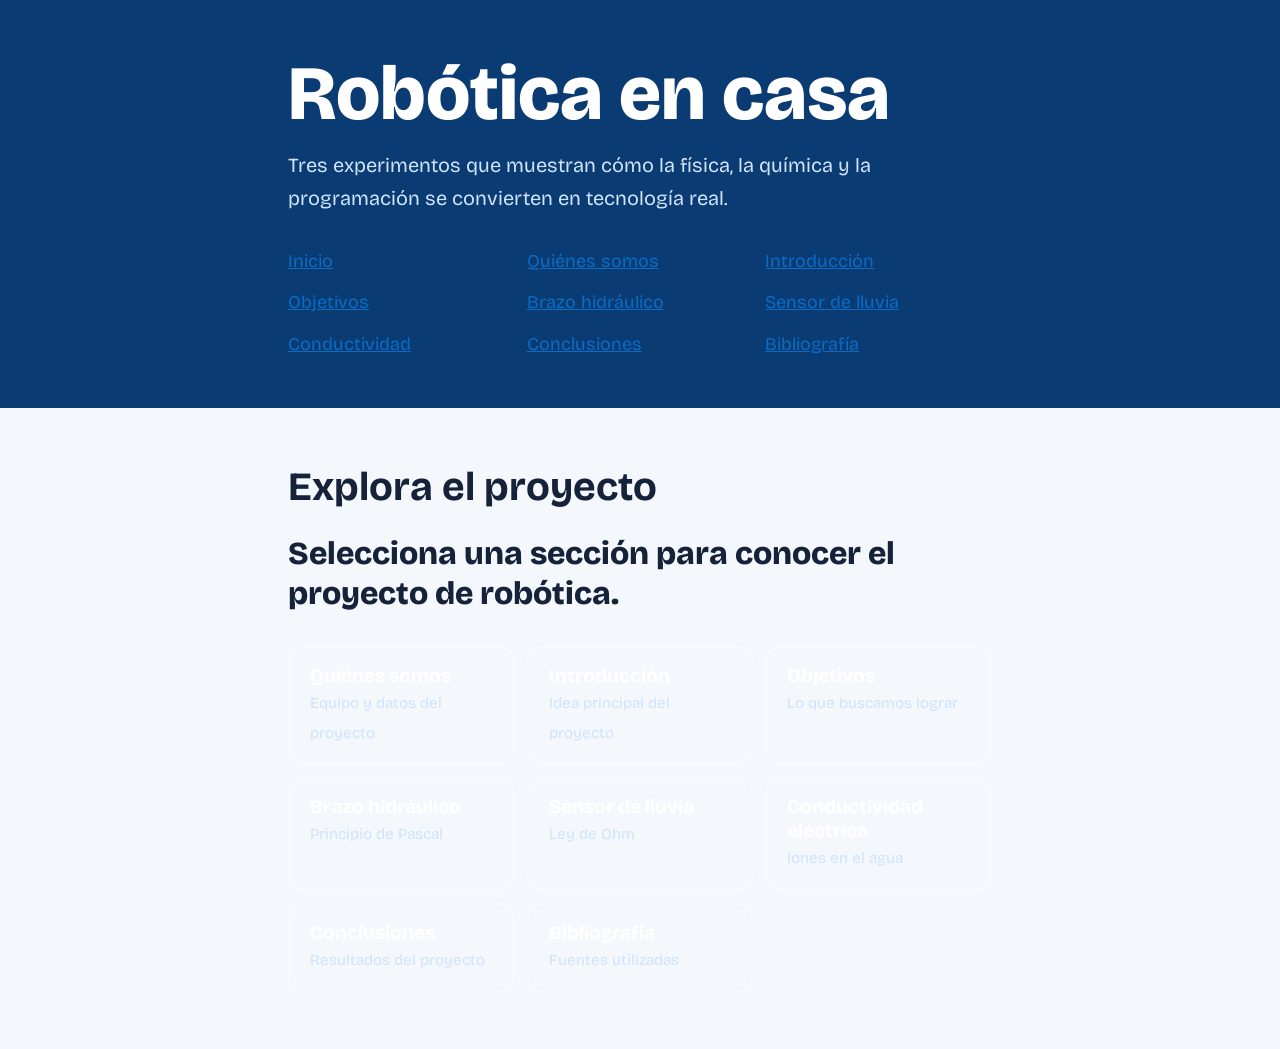
<file: index.html>
<!DOCTYPE html>
<html lang="es">
<head>
  <meta charset="UTF-8">
  <meta name="viewport" content="width=device-width, initial-scale=1, viewport-fit=cover">
  <title>Inicio | Robótica en casa</title>
  <link rel="stylesheet" href="https://fonts.googleapis.com/css2?family=Bricolage+Grotesque:wght@400;600;800&display=swap">
  <link rel="stylesheet" href="style.css">
</head>
<body>
  <header class="hero">
    <div class="contenedor">
      <h1>Robótica en casa</h1>
      <p>Tres experimentos que muestran cómo la física, la química y la programación se convierten en tecnología real.</p>
      <nav class="experimentos" aria-label="Navegación principal">
          <a class="activo" href="index.html">Inicio</a>
          <a href="equipo.html">Quiénes somos</a>
          <a href="introduccion.html">Introducción</a>
          <a href="objetivos.html">Objetivos</a>
          <a href="brazo-hidraulico.html">Brazo hidráulico</a>
          <a href="sensor-lluvia.html">Sensor de lluvia</a>
          <a href="conductividad.html">Conductividad</a>
          <a href="conclusiones.html">Conclusiones</a>
          <a href="bibliografia.html">Bibliografía</a>
      </nav>
    </div>
  </header>

  <main>
    <section>
      <div class="contenedor">
        <h2>Explora el proyecto</h2>
        <p class="frase">Selecciona una sección para conocer el proyecto de robótica.</p>
        <div class="experimentos">
          <a class="ir" href="equipo.html"><div><strong>Quiénes somos</strong><span>Equipo y datos del proyecto</span></div></a>
          <a class="ir" href="introduccion.html"><div><strong>Introducción</strong><span>Idea principal del proyecto</span></div></a>
          <a class="ir" href="objetivos.html"><div><strong>Objetivos</strong><span>Lo que buscamos lograr</span></div></a>
          <a class="ir" href="brazo-hidraulico.html"><div><strong>Brazo hidráulico</strong><span>Principio de Pascal</span></div></a>
          <a class="ir" href="sensor-lluvia.html"><div><strong>Sensor de lluvia</strong><span>Ley de Ohm</span></div></a>
          <a class="ir" href="conductividad.html"><div><strong>Conductividad eléctrica</strong><span>Iones en el agua</span></div></a>
          <a class="ir" href="conclusiones.html"><div><strong>Conclusiones</strong><span>Resultados del proyecto</span></div></a>
          <a class="ir" href="bibliografia.html"><div><strong>Bibliografía</strong><span>Fuentes utilizadas</span></div></a>
        </div>
      </div>
    </section>
  </main>

  <script src="script.js"></script>
</body>
</html>
</file>
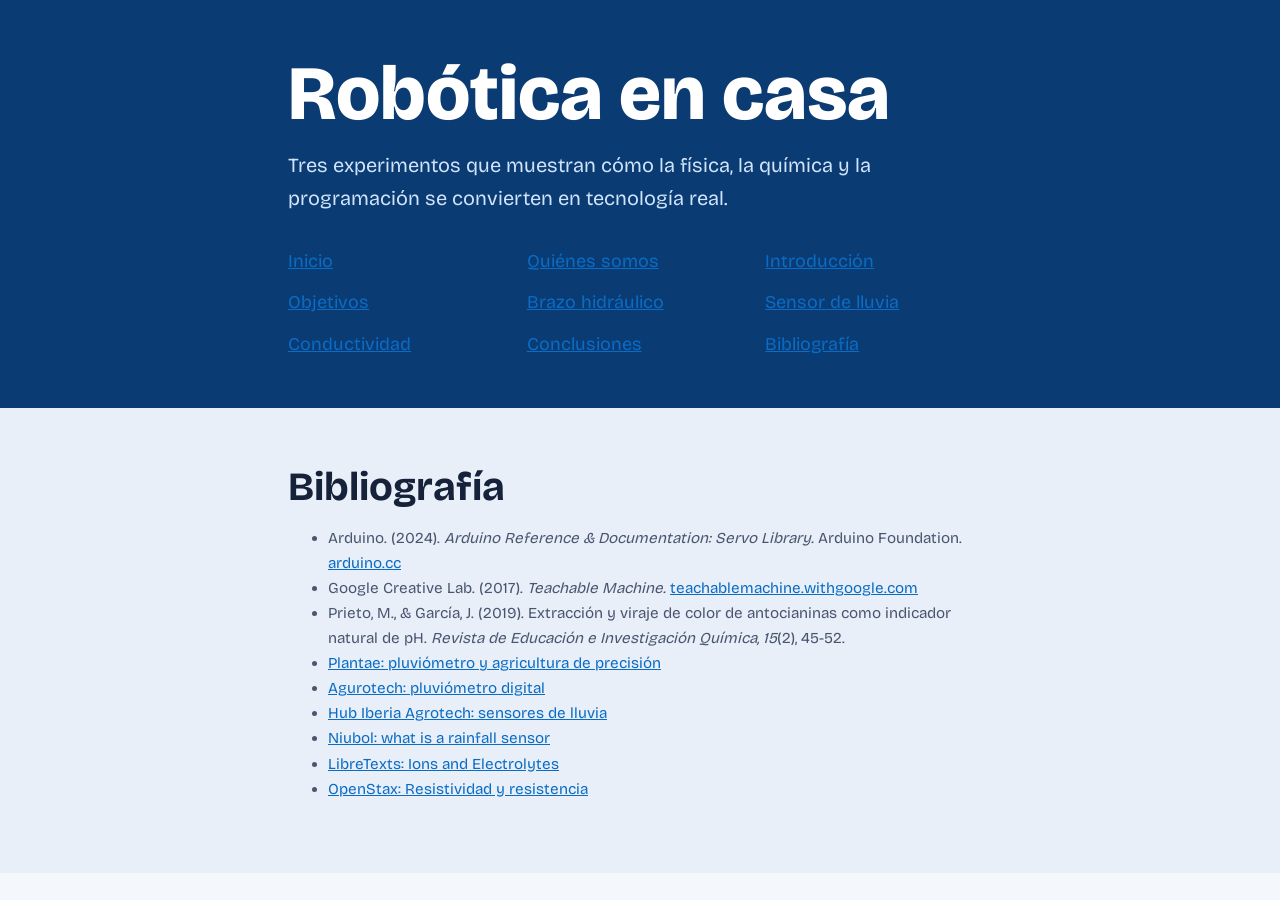
<file: bibliografia.html>
<!DOCTYPE html>
<html lang="es">
<head>
  <meta charset="UTF-8">
  <meta name="viewport" content="width=device-width, initial-scale=1, viewport-fit=cover">
  <title>Bibliografía | Robótica en casa</title>
  <link rel="stylesheet" href="https://fonts.googleapis.com/css2?family=Bricolage+Grotesque:wght@400;600;800&display=swap">
  <link rel="stylesheet" href="style.css">
</head>
<body>
  <header class="hero">
    <div class="contenedor">
      <h1>Robótica en casa</h1>
      <p>Tres experimentos que muestran cómo la física, la química y la programación se convierten en tecnología real.</p>
      <nav class="experimentos" aria-label="Navegación principal">
          <a href="index.html">Inicio</a>
          <a href="equipo.html">Quiénes somos</a>
          <a href="introduccion.html">Introducción</a>
          <a href="objetivos.html">Objetivos</a>
          <a href="brazo-hidraulico.html">Brazo hidráulico</a>
          <a href="sensor-lluvia.html">Sensor de lluvia</a>
          <a href="conductividad.html">Conductividad</a>
          <a href="conclusiones.html">Conclusiones</a>
          <a class="activo" href="bibliografia.html">Bibliografía</a>
      </nav>
    </div>
  </header>

  <main>
    <section class="banda" id="bibliografia">
      <div class="contenedor">
        <h2>Bibliografía</h2>
        <ul class="biblio">
          <li>Arduino. (2024). <em>Arduino Reference &amp; Documentation: Servo Library.</em> Arduino Foundation. <a href="https://www.arduino.cc/reference/en/libraries/servo/" target="_blank" rel="noopener">arduino.cc</a></li>
          <li>Google Creative Lab. (2017). <em>Teachable Machine.</em> <a href="https://teachablemachine.withgoogle.com/" target="_blank" rel="noopener">teachablemachine.withgoogle.com</a></li>
          <li>Prieto, M., &amp; García, J. (2019). Extracción y viraje de color de antocianinas como indicador natural de pH. <em>Revista de Educación e Investigación Química, 15</em>(2), 45-52.</li>
          <li><a href="https://plantae.garden/pluviometro-agricultura-precision" target="_blank" rel="noopener">Plantae: pluviómetro y agricultura de precisión</a></li>
          <li><a href="https://www.agurotech.com/pluviometro-digital" target="_blank" rel="noopener">Agurotech: pluviómetro digital</a></li>
          <li><a href="https://learningdata.hubiberiaagrotech.eu/sensores-de-lluvia/" target="_blank" rel="noopener">Hub Iberia Agrotech: sensores de lluvia</a></li>
          <li><a href="https://www.niuboltech.com/Product-knowledge/What-is-a-rainfall-sensor.html" target="_blank" rel="noopener">Niubol: what is a rainfall sensor</a></li>
          <li><a href="https://chem.libretexts.org/Bookshelves/General_Chemistry/Chem1_%28Lower%29/08%3A_Solutions/8.10%3A_Ions_and_Electrolytes" target="_blank" rel="noopener">LibreTexts: Ions and Electrolytes</a></li>
          <li><a href="https://openstax.org/books/f%C3%ADsica-universitaria-volumen-2/pages/9-3-resistividad-y-resistencia" target="_blank" rel="noopener">OpenStax: Resistividad y resistencia</a></li>
        </ul>
      </div>
    </section>
  </main>

  <script src="script.js"></script>
</body>
</html>
</file>
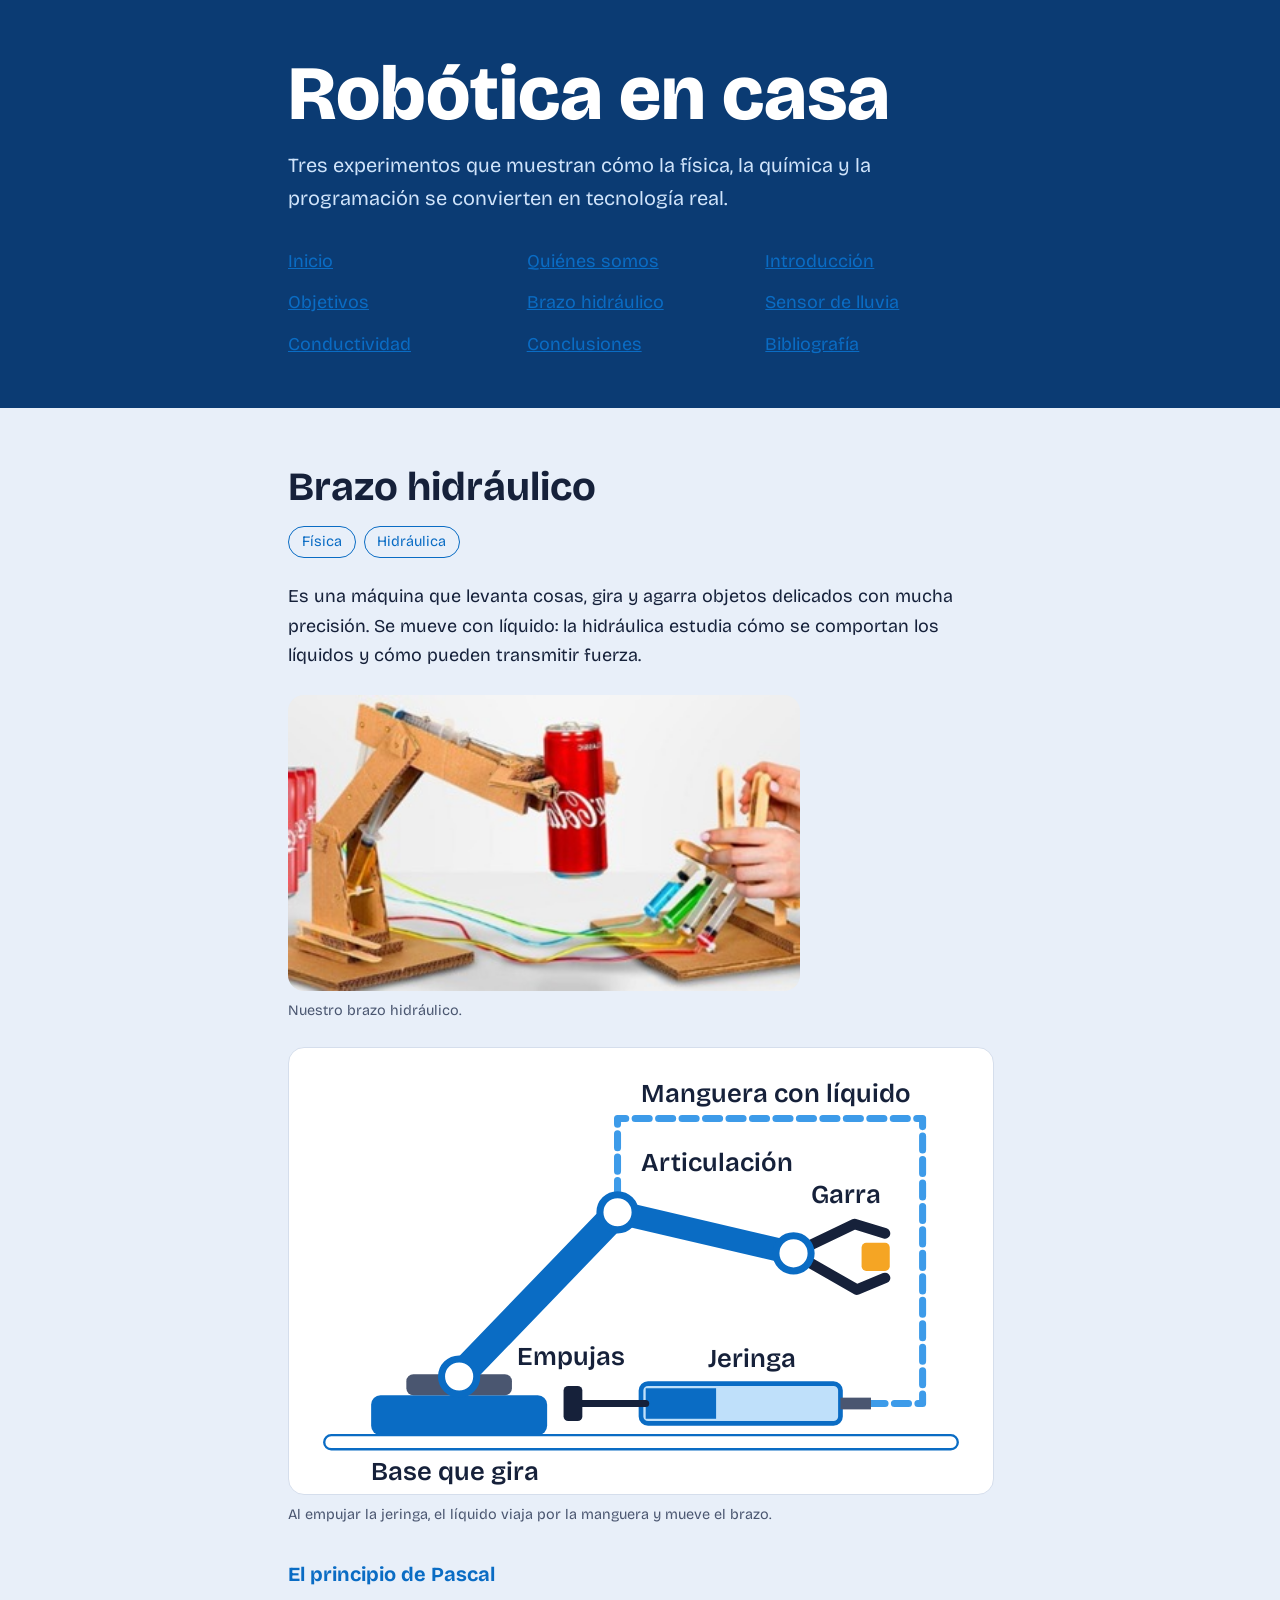
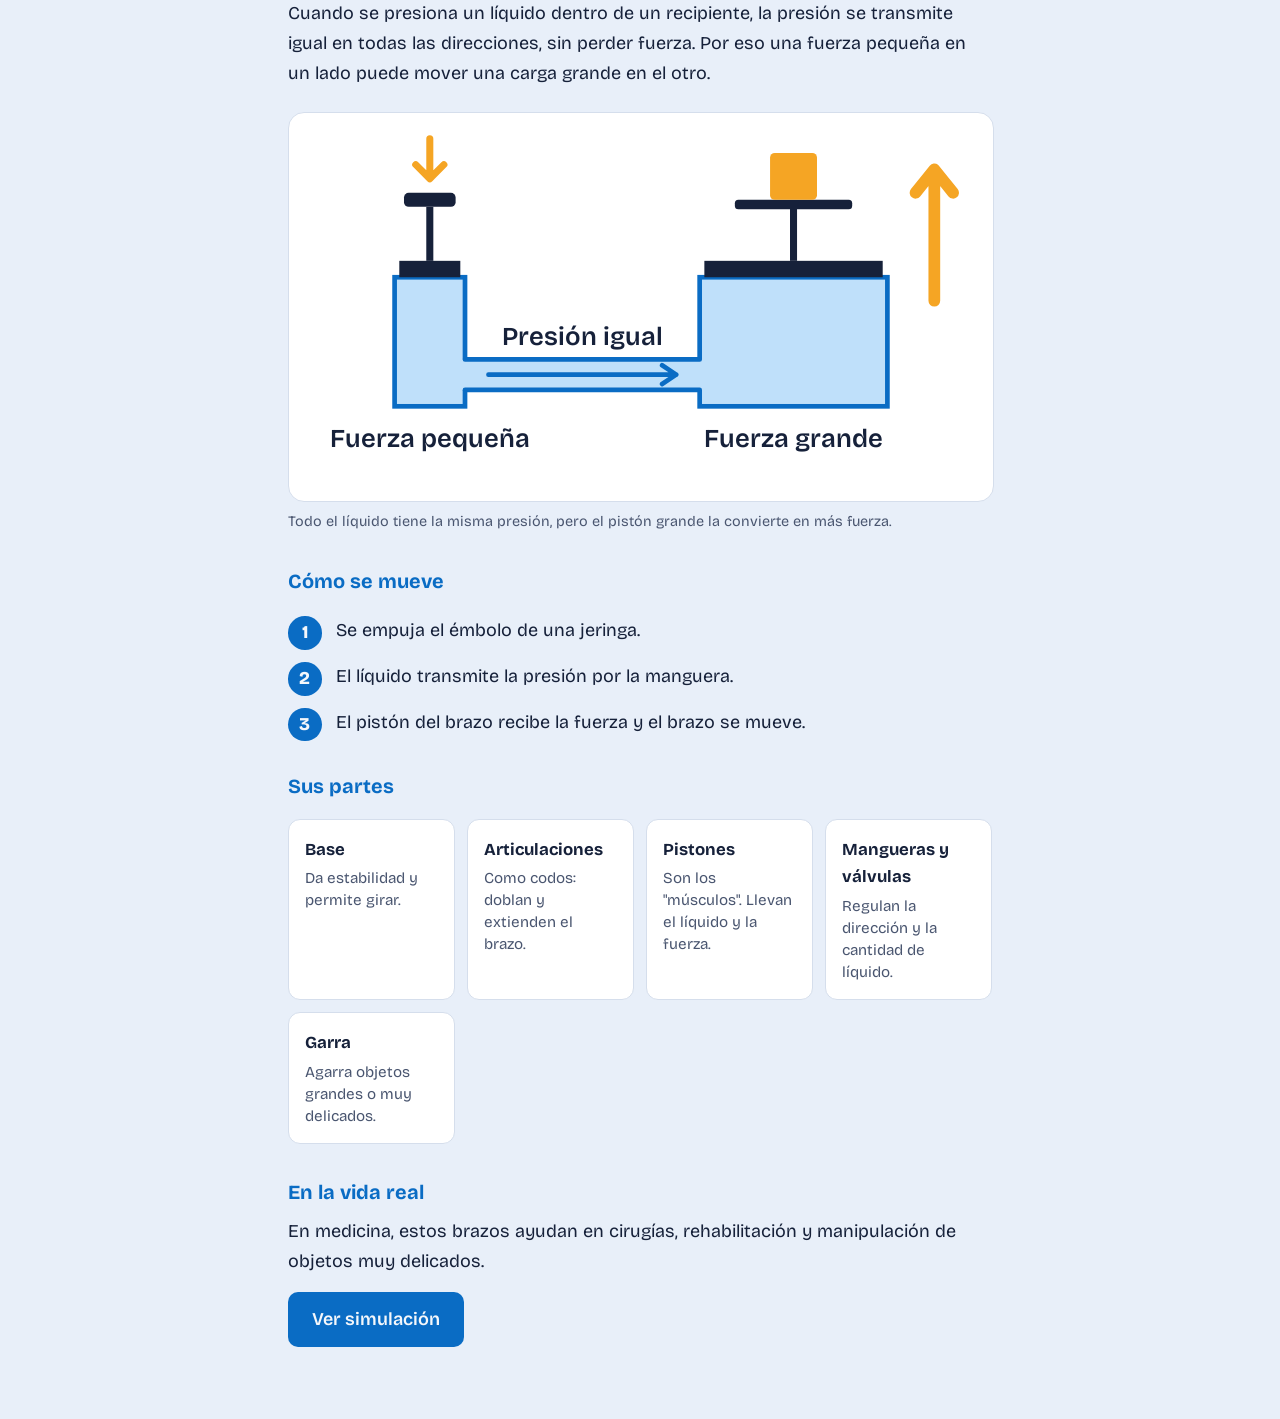
<file: brazo-hidraulico.html>
<!DOCTYPE html>
<html lang="es">
<head>
  <meta charset="UTF-8">
  <meta name="viewport" content="width=device-width, initial-scale=1, viewport-fit=cover">
  <title>Brazo hidráulico | Robótica en casa</title>
  <link rel="stylesheet" href="https://fonts.googleapis.com/css2?family=Bricolage+Grotesque:wght@400;600;800&display=swap">
  <link rel="stylesheet" href="style.css">
</head>
<body>
  <header class="hero">
    <div class="contenedor">
      <h1>Robótica en casa</h1>
      <p>Tres experimentos que muestran cómo la física, la química y la programación se convierten en tecnología real.</p>
      <nav class="experimentos" aria-label="Navegación principal">
          <a href="index.html">Inicio</a>
          <a href="equipo.html">Quiénes somos</a>
          <a href="introduccion.html">Introducción</a>
          <a href="objetivos.html">Objetivos</a>
          <a class="activo" href="brazo-hidraulico.html">Brazo hidráulico</a>
          <a href="sensor-lluvia.html">Sensor de lluvia</a>
          <a href="conductividad.html">Conductividad</a>
          <a href="conclusiones.html">Conclusiones</a>
          <a href="bibliografia.html">Bibliografía</a>
      </nav>
    </div>
  </header>

  <main>
    <section class="banda" id="brazo">
      <div class="contenedor">
        <h2>Brazo hidráulico</h2>
        <ul class="chips"><li>Física</li><li>Hidráulica</li></ul>

        <p>Es una máquina que levanta cosas, gira y agarra objetos delicados con mucha precisión. Se mueve con líquido: la hidráulica estudia cómo se comportan los líquidos y cómo pueden transmitir fuerza.</p>

        <img class="foto" alt="Nuestro brazo hidráulico levantando una lata, con jeringas de colores conectadas por mangueras"
             src="[data-uri]">
        <p class="pie-dibujo">Nuestro brazo hidráulico.</p>

        <!-- Dibujo: el brazo -->
        <svg class="dibujo" viewBox="0 0 600 380" role="img" aria-label="Dibujo de un brazo hidráulico con base, dos articulaciones, garra que sostiene una caja, y una jeringa conectada por una manguera">
          <!-- suelo -->
          <rect class="caja borde" stroke-width="2" x="30" y="330" width="540" height="12" rx="6"/>

          <!-- manguera: va de la jeringa hasta la articulación -->
          <path class="trazo c-fuerte" stroke-width="6" stroke-dasharray="12 8" d="M496 303 H540 V60 H280 V126"/>

          <!-- jeringa -->
          <rect class="agua borde" stroke-width="4" x="300" y="286" width="170" height="34" rx="6"/>
          <rect class="acento" x="304" y="290" width="60" height="26"/>
          <line class="trazo c-tinta" stroke-width="6" x1="304" y1="303" x2="250" y2="303"/>
          <rect class="tinta" x="234" y="288" width="16" height="30" rx="4"/>
          <rect class="suave" x="470" y="298" width="26" height="10"/>

          <!-- base -->
          <rect class="acento" x="70" y="296" width="150" height="34" rx="8"/>
          <rect class="suave" x="100" y="278" width="90" height="18" rx="6"/>

          <!-- brazos -->
          <line class="trazo c-acento" stroke-width="24" x1="145" y1="280" x2="280" y2="140"/>
          <line class="trazo c-acento" stroke-width="20" x1="280" y1="140" x2="430" y2="175"/>

          <!-- objeto y garra -->
          <rect class="luz" x="488" y="166" width="24" height="24" rx="4"/>
          <path class="trazo c-tinta" stroke-width="9" d="M430 175 L482 150 L508 158"/>
          <path class="trazo c-tinta" stroke-width="9" d="M430 175 L484 206 L508 196"/>

          <!-- articulaciones -->
          <circle class="caja borde" stroke-width="6" cx="145" cy="280" r="15"/>
          <circle class="caja borde" stroke-width="6" cx="280" cy="140" r="15"/>
          <circle class="caja borde" stroke-width="6" cx="430" cy="175" r="15"/>

          <!-- etiquetas -->
          <text class="etiqueta" x="300" y="105">Articulación</text>
          <text class="etiqueta" x="445" y="132">Garra</text>
          <text class="etiqueta" x="300" y="46">Manguera con líquido</text>
          <text class="etiqueta" x="240" y="270" text-anchor="middle">Empujas</text>
          <text class="etiqueta" x="395" y="272" text-anchor="middle">Jeringa</text>
          <text class="etiqueta" x="70" y="368">Base que gira</text>
        </svg>
        <p class="pie-dibujo">Al empujar la jeringa, el líquido viaja por la manguera y mueve el brazo.</p>

        <h3>El principio de Pascal</h3>
        <p>Cuando se presiona un líquido dentro de un recipiente, la presión se transmite igual en todas las direcciones, sin perder fuerza. Por eso una fuerza pequeña en un lado puede mover una carga grande en el otro.</p>

        <!-- Dibujo: principio de Pascal -->
        <svg class="dibujo" viewBox="0 0 600 330" role="img" aria-label="Dos cilindros conectados por un tubo lleno de líquido: en el pequeño se empuja con poca fuerza y en el grande sale una fuerza mayor que levanta una carga">
          <!-- cilindro pequeño -->
          <rect class="agua borde" stroke-width="4" x="90" y="140" width="60" height="110"/>
          <rect class="tinta" x="94" y="126" width="52" height="14"/>
          <rect class="tinta" x="117" y="80" width="6" height="46"/>
          <rect class="tinta" x="98" y="68" width="44" height="12" rx="4"/>
          <path class="trazo c-luz" stroke-width="6" d="M120 22 V54 M108 44 L120 56 L132 44"/>

          <!-- cilindro grande -->
          <rect class="agua borde" stroke-width="4" x="350" y="140" width="160" height="110"/>
          <rect class="tinta" x="354" y="126" width="152" height="14"/>
          <rect class="tinta" x="427" y="80" width="6" height="46"/>
          <rect class="tinta" x="380" y="74" width="100" height="8" rx="3"/>
          <rect class="luz" x="410" y="34" width="40" height="40" rx="4"/>
          <path class="trazo c-luz" stroke-width="10" d="M550 160 V50 M534 68 L550 48 L566 68"/>

          <!-- tubo que los une -->
          <rect class="agua" x="146" y="210" width="208" height="26"/>
          <path class="trazo c-acento" stroke-width="4" d="M150 210 H350 M150 236 H350"/>
          <path class="trazo c-acento" stroke-width="4" d="M170 223 H330 M318 215 L330 223 L318 231"/>

          <!-- etiquetas -->
          <text class="etiqueta" x="250" y="198" text-anchor="middle">Presión igual</text>
          <text class="etiqueta" x="120" y="285" text-anchor="middle">Fuerza pequeña</text>
          <text class="etiqueta" x="430" y="285" text-anchor="middle">Fuerza grande</text>
        </svg>
        <p class="pie-dibujo">Todo el líquido tiene la misma presión, pero el pistón grande la convierte en más fuerza.</p>

        <h3>Cómo se mueve</h3>
        <ol class="pasos">
          <li>Se empuja el émbolo de una jeringa.</li>
          <li>El líquido transmite la presión por la manguera.</li>
          <li>El pistón del brazo recibe la fuerza y el brazo se mueve.</li>
        </ol>

        <h3>Sus partes</h3>
        <div class="tarjetas">
          <div class="tarjeta"><h4>Base</h4><p>Da estabilidad y permite girar.</p></div>
          <div class="tarjeta"><h4>Articulaciones</h4><p>Como codos: doblan y extienden el brazo.</p></div>
          <div class="tarjeta"><h4>Pistones</h4><p>Son los "músculos". Llevan el líquido y la fuerza.</p></div>
          <div class="tarjeta"><h4>Mangueras y válvulas</h4><p>Regulan la dirección y la cantidad de líquido.</p></div>
          <div class="tarjeta"><h4>Garra</h4><p>Agarra objetos grandes o muy delicados.</p></div>
        </div>

        <h3>En la vida real</h3>
        <p>En medicina, estos brazos ayudan en cirugías, rehabilitación y manipulación de objetos muy delicados.</p>

        <p><a class="boton" href="https://vt.tiktok.com/ZSVTGD4qT/" target="_blank" rel="noopener">Ver simulación</a></p>
      </div>
    </section>
  </main>

  <script src="script.js"></script>
</body>
</html>
</file>
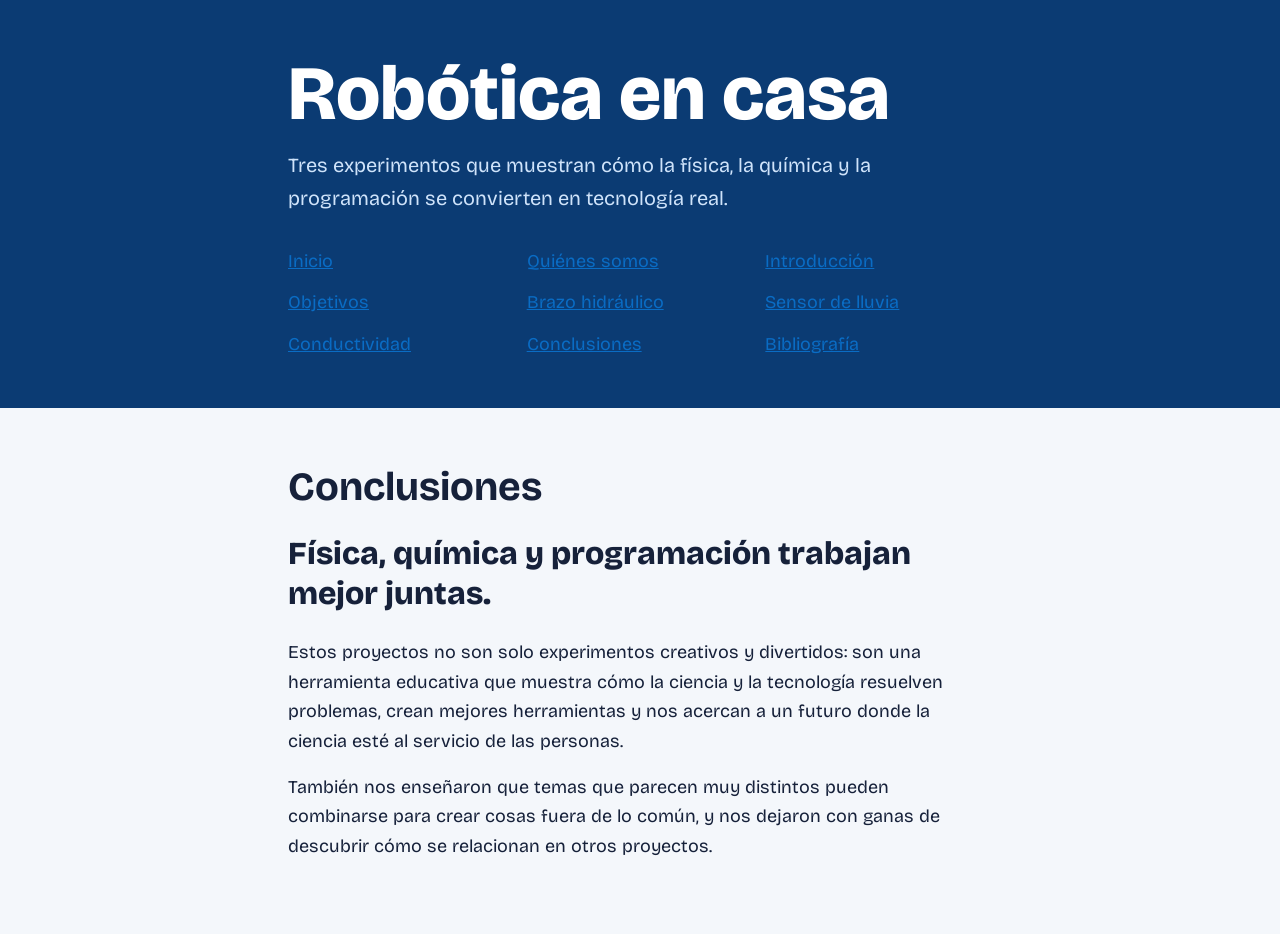
<file: conclusiones.html>
<!DOCTYPE html>
<html lang="es">
<head>
  <meta charset="UTF-8">
  <meta name="viewport" content="width=device-width, initial-scale=1, viewport-fit=cover">
  <title>Conclusiones | Robótica en casa</title>
  <link rel="stylesheet" href="https://fonts.googleapis.com/css2?family=Bricolage+Grotesque:wght@400;600;800&display=swap">
  <link rel="stylesheet" href="style.css">
</head>
<body>
  <header class="hero">
    <div class="contenedor">
      <h1>Robótica en casa</h1>
      <p>Tres experimentos que muestran cómo la física, la química y la programación se convierten en tecnología real.</p>
      <nav class="experimentos" aria-label="Navegación principal">
          <a href="index.html">Inicio</a>
          <a href="equipo.html">Quiénes somos</a>
          <a href="introduccion.html">Introducción</a>
          <a href="objetivos.html">Objetivos</a>
          <a href="brazo-hidraulico.html">Brazo hidráulico</a>
          <a href="sensor-lluvia.html">Sensor de lluvia</a>
          <a href="conductividad.html">Conductividad</a>
          <a class="activo" href="conclusiones.html">Conclusiones</a>
          <a href="bibliografia.html">Bibliografía</a>
      </nav>
    </div>
  </header>

  <main>
    <section id="conclusiones">
      <div class="contenedor">
        <h2>Conclusiones</h2>
        <p class="frase">Física, química y programación trabajan mejor juntas.</p>
        <p>Estos proyectos no son solo experimentos creativos y divertidos: son una herramienta educativa que muestra cómo la ciencia y la tecnología resuelven problemas, crean mejores herramientas y nos acercan a un futuro donde la ciencia esté al servicio de las personas.</p>
        <p>También nos enseñaron que temas que parecen muy distintos pueden combinarse para crear cosas fuera de lo común, y nos dejaron con ganas de descubrir cómo se relacionan en otros proyectos.</p>
      </div>
    </section>
  </main>

  <script src="script.js"></script>
</body>
</html>
</file>
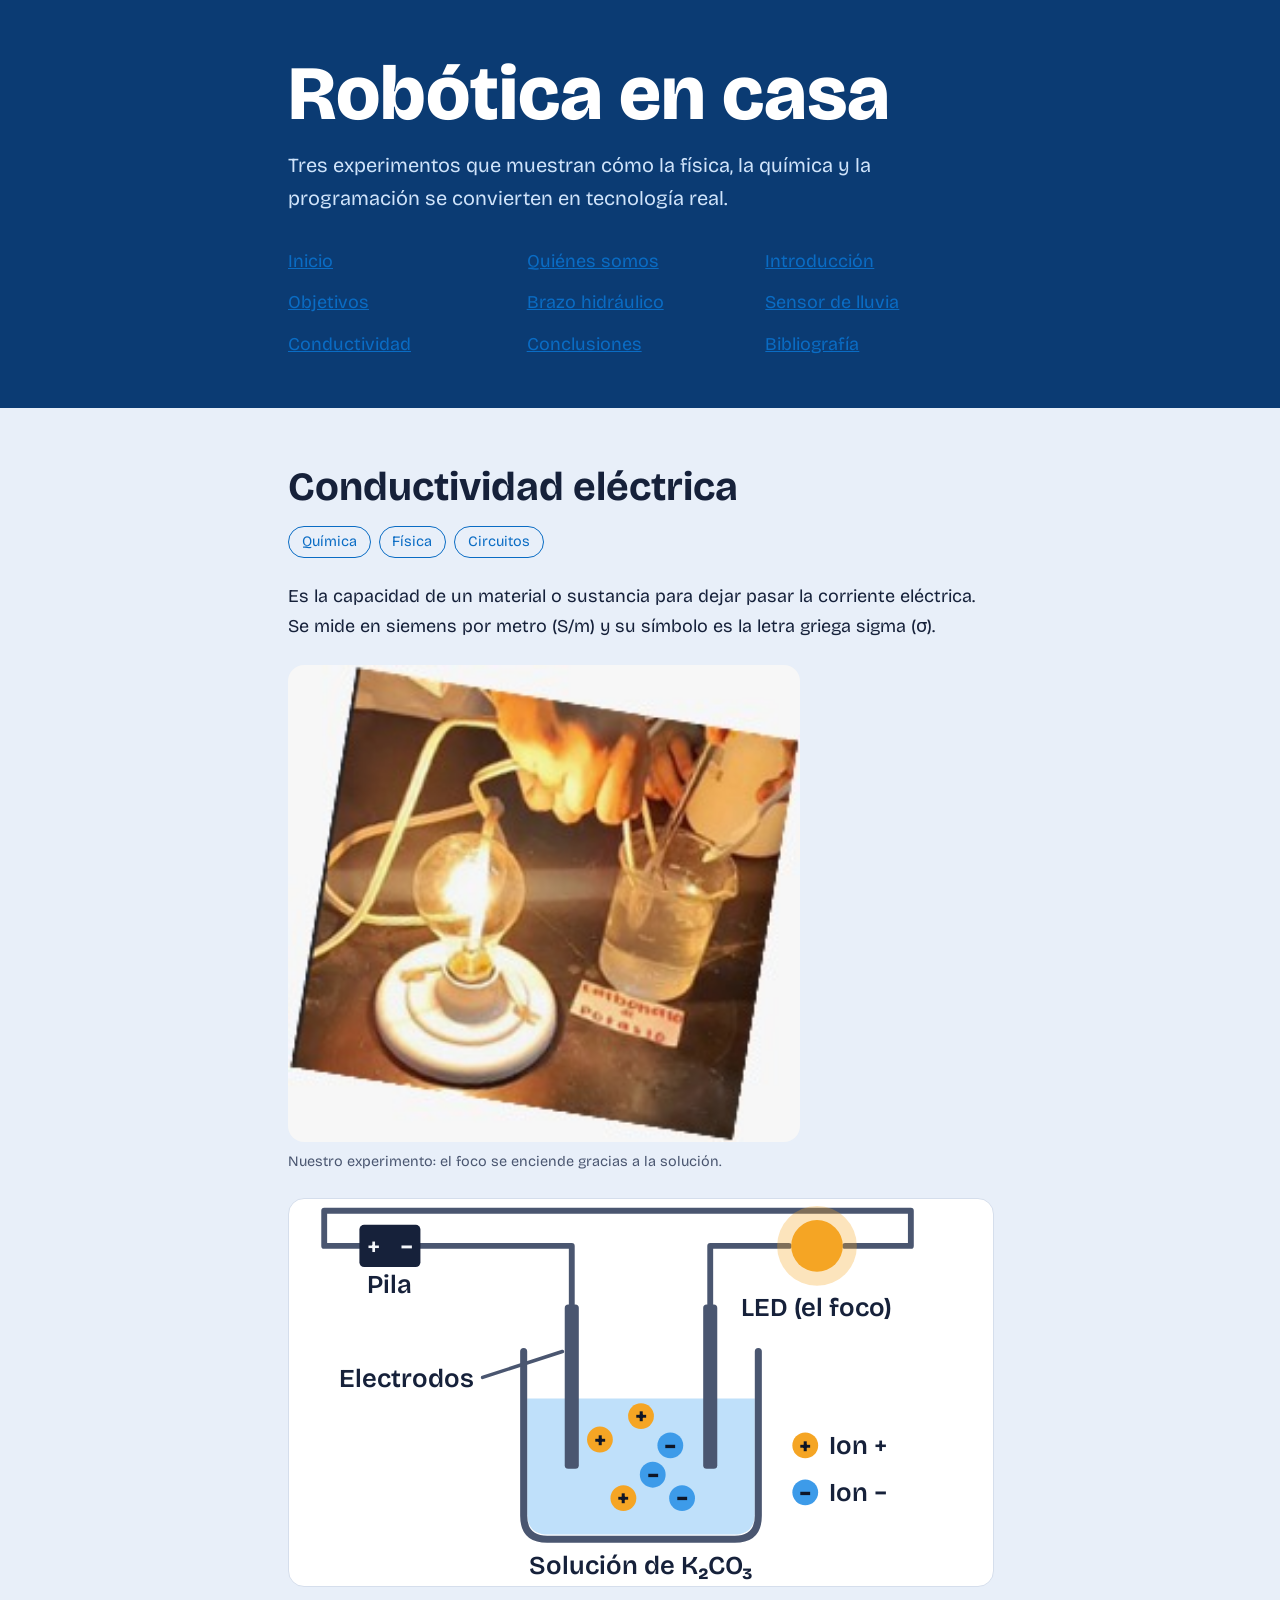
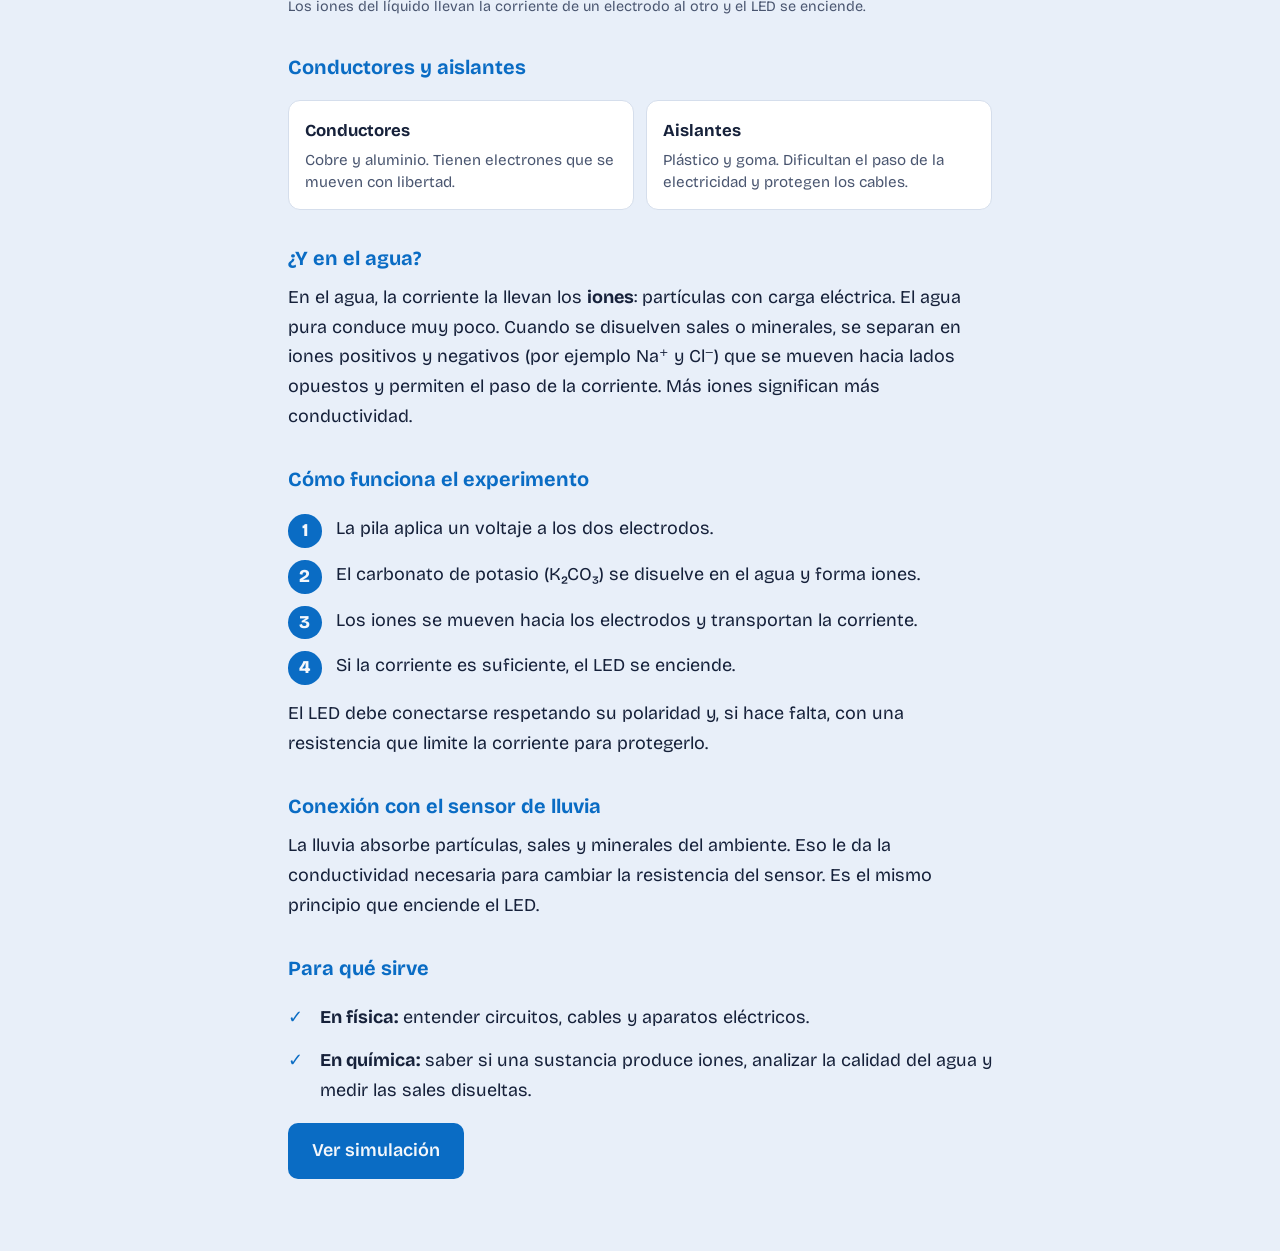
<file: conductividad.html>
<!DOCTYPE html>
<html lang="es">
<head>
  <meta charset="UTF-8">
  <meta name="viewport" content="width=device-width, initial-scale=1, viewport-fit=cover">
  <title>Conductividad eléctrica | Robótica en casa</title>
  <link rel="stylesheet" href="https://fonts.googleapis.com/css2?family=Bricolage+Grotesque:wght@400;600;800&display=swap">
  <link rel="stylesheet" href="style.css">
</head>
<body>
  <header class="hero">
    <div class="contenedor">
      <h1>Robótica en casa</h1>
      <p>Tres experimentos que muestran cómo la física, la química y la programación se convierten en tecnología real.</p>
      <nav class="experimentos" aria-label="Navegación principal">
          <a href="index.html">Inicio</a>
          <a href="equipo.html">Quiénes somos</a>
          <a href="introduccion.html">Introducción</a>
          <a href="objetivos.html">Objetivos</a>
          <a href="brazo-hidraulico.html">Brazo hidráulico</a>
          <a href="sensor-lluvia.html">Sensor de lluvia</a>
          <a class="activo" href="conductividad.html">Conductividad</a>
          <a href="conclusiones.html">Conclusiones</a>
          <a href="bibliografia.html">Bibliografía</a>
      </nav>
    </div>
  </header>

  <main>
    <section class="banda" id="conductividad">
      <div class="contenedor">
        <h2>Conductividad eléctrica</h2>
        <ul class="chips"><li>Química</li><li>Física</li><li>Circuitos</li></ul>

        <p>Es la capacidad de un material o sustancia para dejar pasar la corriente eléctrica. Se mide en siemens por metro (S/m) y su símbolo es la letra griega sigma (σ).</p>

        <img class="foto" alt="Un foco que se enciende al conectarlo a un vaso con solución de carbonato de potasio"
             src="[data-uri]">
        <p class="pie-dibujo">Nuestro experimento: el foco se enciende gracias a la solución.</p>

        <!-- Dibujo: vaso con solución, electrodos, pila y LED -->
        <svg class="dibujo" viewBox="0 0 600 330" role="img" aria-label="Un vaso con solución y dos electrodos conectados a una pila y a un LED encendido, con iones positivos y negativos moviéndose en el líquido">
          <!-- líquido y vaso -->
          <path class="agua" d="M203 170 L203 268 Q203 286 221 286 L379 286 Q397 286 397 268 L397 170 Z"/>
          <path class="trazo c-suave" stroke-width="6" d="M200 130 L200 270 Q200 290 220 290 L380 290 Q400 290 400 270 L400 130"/>

          <!-- cables (forman un circuito completo) -->
          <path class="trazo c-suave" stroke-width="5" d="M241 90 V40 H112"/>
          <path class="trazo c-suave" stroke-width="5" d="M359 90 V40 H426"/>
          <path class="trazo c-suave" stroke-width="5" d="M474 40 H530 V10 H30 V40 H60"/>

          <!-- electrodos -->
          <rect class="suave" x="235" y="90" width="12" height="140" rx="3"/>
          <rect class="suave" x="353" y="90" width="12" height="140" rx="3"/>

          <!-- pila -->
          <rect class="tinta" x="60" y="22" width="52" height="36" rx="4"/>
          <text class="etiqueta sobre-tinta" x="72" y="48" text-anchor="middle">+</text>
          <text class="etiqueta sobre-tinta" x="100" y="48" text-anchor="middle">−</text>

          <!-- LED encendido -->
          <circle class="luz" style="opacity:0.3" cx="450" cy="40" r="34"/>
          <circle class="luz" cx="450" cy="40" r="22"/>

          <!-- iones -->
          <circle class="luz" cx="265" cy="205" r="11"/><text class="signo" x="265" y="212">+</text>
          <circle class="luz" cx="285" cy="255" r="11"/><text class="signo" x="285" y="262">+</text>
          <circle class="luz" cx="300" cy="185" r="11"/><text class="signo" x="300" y="192">+</text>
          <circle class="fuerte" cx="325" cy="210" r="11"/><text class="signo" x="325" y="217">−</text>
          <circle class="fuerte" cx="335" cy="255" r="11"/><text class="signo" x="335" y="262">−</text>
          <circle class="fuerte" cx="310" cy="235" r="11"/><text class="signo" x="310" y="242">−</text>

          <!-- leyenda -->
          <circle class="luz" cx="440" cy="210" r="11"/><text class="signo" x="440" y="217">+</text>
          <text class="etiqueta" x="460" y="217">Ion +</text>
          <circle class="fuerte" cx="440" cy="250" r="11"/><text class="signo" x="440" y="257">−</text>
          <text class="etiqueta" x="460" y="257">Ion −</text>

          <!-- etiquetas -->
          <text class="etiqueta" x="86" y="80" text-anchor="middle">Pila</text>
          <text class="etiqueta" x="450" y="100" text-anchor="middle">LED (el foco)</text>
          <text class="etiqueta" x="100" y="160" text-anchor="middle">Electrodos</text>
          <path class="trazo c-suave" stroke-width="3" d="M165 152 L233 130"/>
          <text class="etiqueta" x="300" y="320" text-anchor="middle">Solución de K₂CO₃</text>
        </svg>
        <p class="pie-dibujo">Los iones del líquido llevan la corriente de un electrodo al otro y el LED se enciende.</p>

        <h3>Conductores y aislantes</h3>
        <div class="tarjetas">
          <div class="tarjeta"><h4>Conductores</h4><p>Cobre y aluminio. Tienen electrones que se mueven con libertad.</p></div>
          <div class="tarjeta"><h4>Aislantes</h4><p>Plástico y goma. Dificultan el paso de la electricidad y protegen los cables.</p></div>
        </div>

        <h3>¿Y en el agua?</h3>
        <p>En el agua, la corriente la llevan los <strong>iones</strong>: partículas con carga eléctrica. El agua pura conduce muy poco. Cuando se disuelven sales o minerales, se separan en iones positivos y negativos (por ejemplo Na⁺ y Cl⁻) que se mueven hacia lados opuestos y permiten el paso de la corriente. Más iones significan más conductividad.</p>

        <h3>Cómo funciona el experimento</h3>
        <ol class="pasos">
          <li>La pila aplica un voltaje a los dos electrodos.</li>
          <li>El carbonato de potasio (K₂CO₃) se disuelve en el agua y forma iones.</li>
          <li>Los iones se mueven hacia los electrodos y transportan la corriente.</li>
          <li>Si la corriente es suficiente, el LED se enciende.</li>
        </ol>
        <p>El LED debe conectarse respetando su polaridad y, si hace falta, con una resistencia que limite la corriente para protegerlo.</p>

        <h3>Conexión con el sensor de lluvia</h3>
        <p>La lluvia absorbe partículas, sales y minerales del ambiente. Eso le da la conductividad necesaria para cambiar la resistencia del sensor. Es el mismo principio que enciende el LED.</p>

        <h3>Para qué sirve</h3>
        <ul class="checks">
          <li><strong>En física:</strong> entender circuitos, cables y aparatos eléctricos.</li>
          <li><strong>En química:</strong> saber si una sustancia produce iones, analizar la calidad del agua y medir las sales disueltas.</li>
        </ul>

        <p><a class="boton" href="https://youtube.com/shorts/Hh8PDryv3UY?si=14hr037DYw5RecJ9" target="_blank" rel="noopener">Ver simulación</a></p>
      </div>
    </section>
  </main>

  <script src="script.js"></script>
</body>
</html>
</file>
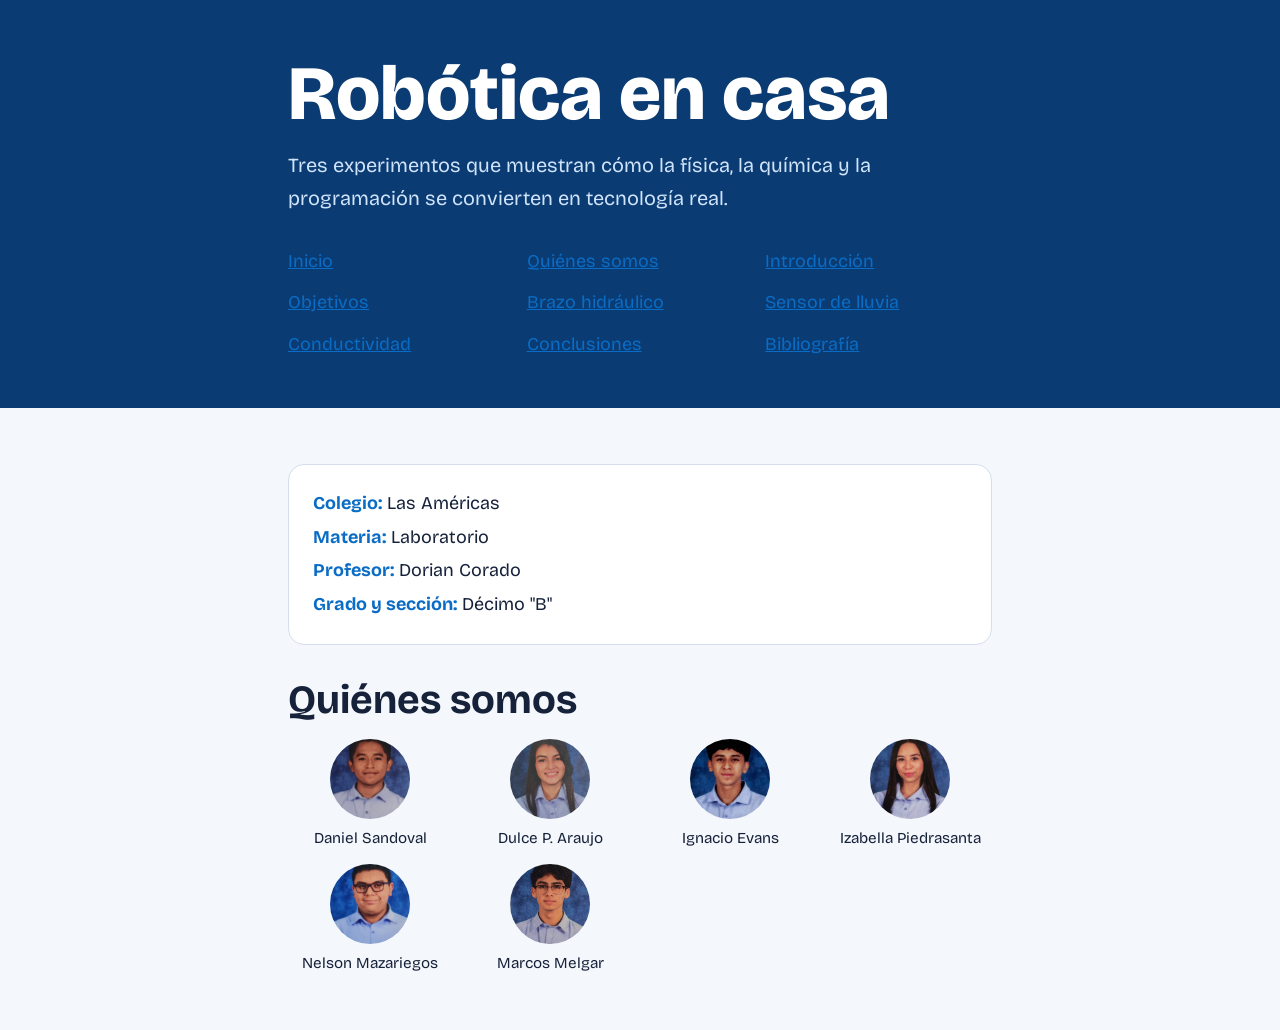
<file: equipo.html>
<!DOCTYPE html>
<html lang="es">
<head>
  <meta charset="UTF-8">
  <meta name="viewport" content="width=device-width, initial-scale=1, viewport-fit=cover">
  <title>Quiénes somos | Robótica en casa</title>
  <link rel="stylesheet" href="https://fonts.googleapis.com/css2?family=Bricolage+Grotesque:wght@400;600;800&display=swap">
  <link rel="stylesheet" href="style.css">
</head>
<body>
  <header class="hero">
    <div class="contenedor">
      <h1>Robótica en casa</h1>
      <p>Tres experimentos que muestran cómo la física, la química y la programación se convierten en tecnología real.</p>
      <nav class="experimentos" aria-label="Navegación principal">
          <a href="index.html">Inicio</a>
          <a class="activo" href="equipo.html">Quiénes somos</a>
          <a href="introduccion.html">Introducción</a>
          <a href="objetivos.html">Objetivos</a>
          <a href="brazo-hidraulico.html">Brazo hidráulico</a>
          <a href="sensor-lluvia.html">Sensor de lluvia</a>
          <a href="conductividad.html">Conductividad</a>
          <a href="conclusiones.html">Conclusiones</a>
          <a href="bibliografia.html">Bibliografía</a>
      </nav>
    </div>
  </header>

  <main>
    <section>
      <div class="contenedor">
        <div class="ficha">
          <p><strong>Colegio:</strong> Las Américas</p>
          <p><strong>Materia:</strong> Laboratorio</p>
          <p><strong>Profesor:</strong> Dorian Corado</p>
          <p><strong>Grado y sección:</strong> Décimo "B"</p>
        </div>

        <h2>Quiénes somos</h2>
        <ul class="equipo">
          <li><img src="INTEGRANTES/Daniel Sandoval.jpeg" alt="Daniel Sandoval" class="avatar-img">Daniel Sandoval</li>
          <li><img src="INTEGRANTES/Dulce P. Araujo.jpeg" alt="Dulce P. Araujo" class="avatar-img">Dulce P. Araujo</li>
          <li><img src="INTEGRANTES/Ignacio Evans.jpeg" alt="Ignacio Evans" class="avatar-img">Ignacio Evans</li>
          <li><img src="INTEGRANTES/Valentina Piedrasanta.jpeg" alt="Izabella Piedrasanta" class="avatar-img">Izabella Piedrasanta</li>
          <li><img src="INTEGRANTES/Gianluca Mazariegos.jpeg" alt="Nelson Mazariegos" class="avatar-img">Nelson Mazariegos</li>
          <li><img src="INTEGRANTES/Marcos Melgar.jpeg" alt="Marcos Melgar" class="avatar-img">Marcos Melgar</li>
        </ul>
      </div>
    </section>
  </main>

  <script src="script.js"></script>
</body>
</html>
</file>
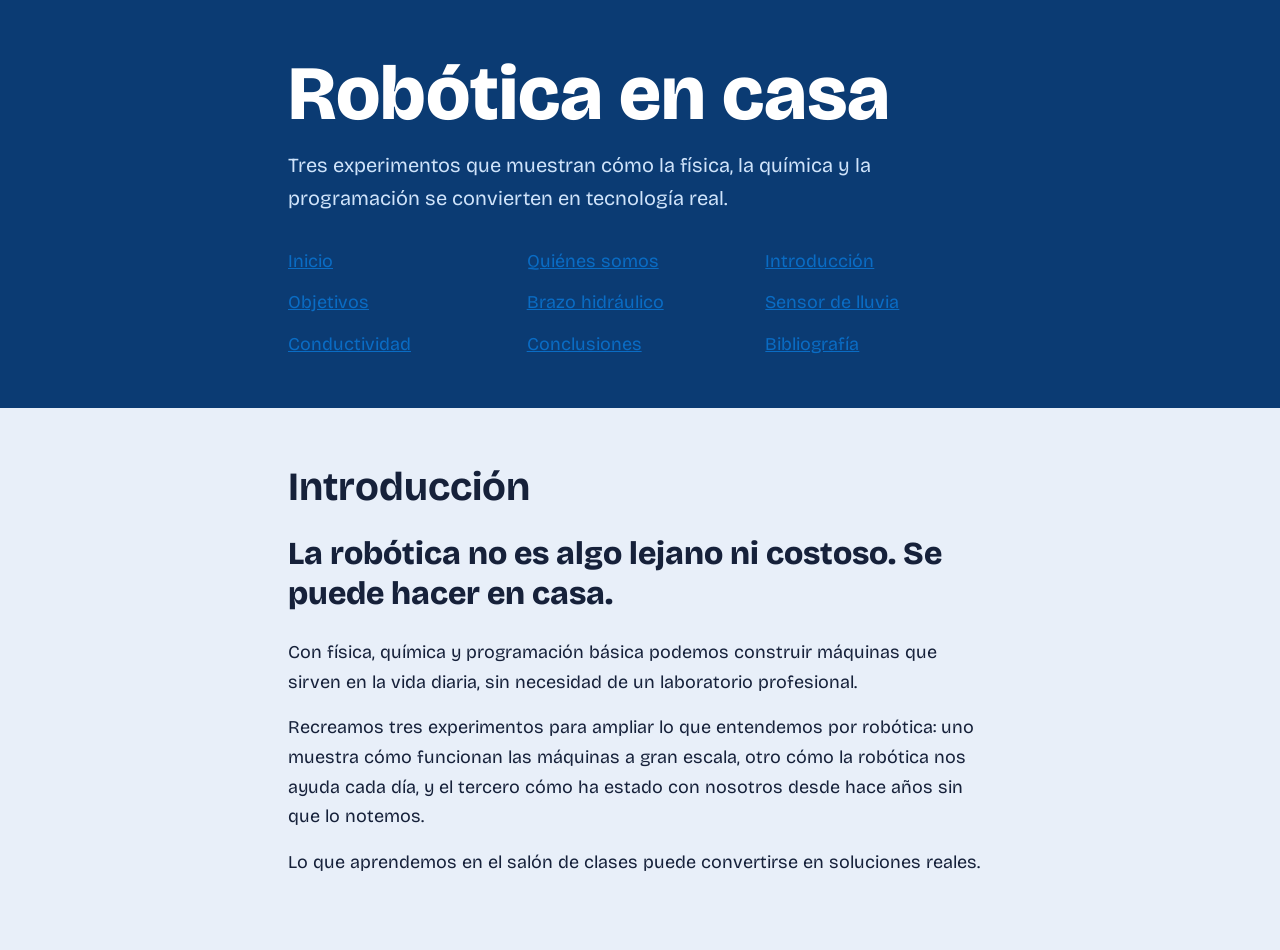
<file: introduccion.html>
<!DOCTYPE html>
<html lang="es">
<head>
  <meta charset="UTF-8">
  <meta name="viewport" content="width=device-width, initial-scale=1, viewport-fit=cover">
  <title>Introducción | Robótica en casa</title>
  <link rel="stylesheet" href="https://fonts.googleapis.com/css2?family=Bricolage+Grotesque:wght@400;600;800&display=swap">
  <link rel="stylesheet" href="style.css">
</head>
<body>
  <header class="hero">
    <div class="contenedor">
      <h1>Robótica en casa</h1>
      <p>Tres experimentos que muestran cómo la física, la química y la programación se convierten en tecnología real.</p>
      <nav class="experimentos" aria-label="Navegación principal">
          <a href="index.html">Inicio</a>
          <a href="equipo.html">Quiénes somos</a>
          <a class="activo" href="introduccion.html">Introducción</a>
          <a href="objetivos.html">Objetivos</a>
          <a href="brazo-hidraulico.html">Brazo hidráulico</a>
          <a href="sensor-lluvia.html">Sensor de lluvia</a>
          <a href="conductividad.html">Conductividad</a>
          <a href="conclusiones.html">Conclusiones</a>
          <a href="bibliografia.html">Bibliografía</a>
      </nav>
    </div>
  </header>

  <main>
    <section class="banda" id="introduccion">
      <div class="contenedor">
        <h2>Introducción</h2>
        <p class="frase">La robótica no es algo lejano ni costoso. Se puede hacer en casa.</p>
        <p>Con física, química y programación básica podemos construir máquinas que sirven en la vida diaria, sin necesidad de un laboratorio profesional.</p>
        <p>Recreamos tres experimentos para ampliar lo que entendemos por robótica: uno muestra cómo funcionan las máquinas a gran escala, otro cómo la robótica nos ayuda cada día, y el tercero cómo ha estado con nosotros desde hace años sin que lo notemos.</p>
        <p>Lo que aprendemos en el salón de clases puede convertirse en soluciones reales.</p>
      </div>
    </section>
  </main>

  <script src="script.js"></script>
</body>
</html>
</file>
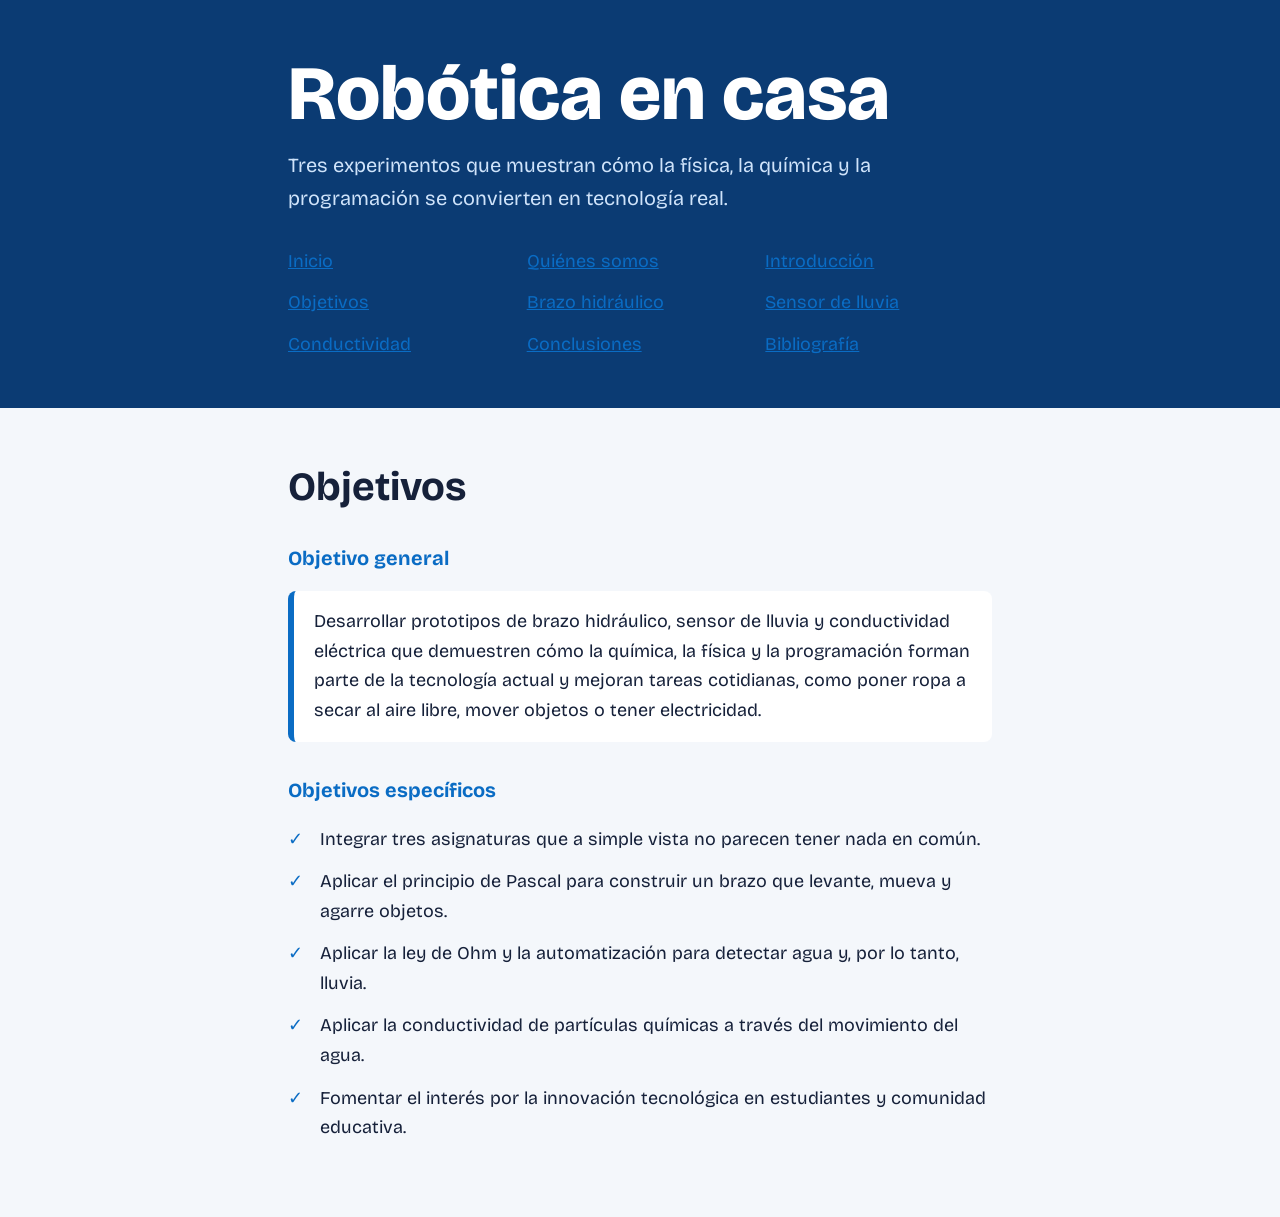
<file: objetivos.html>
<!DOCTYPE html>
<html lang="es">
<head>
  <meta charset="UTF-8">
  <meta name="viewport" content="width=device-width, initial-scale=1, viewport-fit=cover">
  <title>Objetivos | Robótica en casa</title>
  <link rel="stylesheet" href="https://fonts.googleapis.com/css2?family=Bricolage+Grotesque:wght@400;600;800&display=swap">
  <link rel="stylesheet" href="style.css">
</head>
<body>
  <header class="hero">
    <div class="contenedor">
      <h1>Robótica en casa</h1>
      <p>Tres experimentos que muestran cómo la física, la química y la programación se convierten en tecnología real.</p>
      <nav class="experimentos" aria-label="Navegación principal">
          <a href="index.html">Inicio</a>
          <a href="equipo.html">Quiénes somos</a>
          <a href="introduccion.html">Introducción</a>
          <a class="activo" href="objetivos.html">Objetivos</a>
          <a href="brazo-hidraulico.html">Brazo hidráulico</a>
          <a href="sensor-lluvia.html">Sensor de lluvia</a>
          <a href="conductividad.html">Conductividad</a>
          <a href="conclusiones.html">Conclusiones</a>
          <a href="bibliografia.html">Bibliografía</a>
      </nav>
    </div>
  </header>

  <main>
    <section id="objetivos">
      <div class="contenedor">
        <h2>Objetivos</h2>

        <h3>Objetivo general</h3>
        <div class="destacado">
          <p>Desarrollar prototipos de brazo hidráulico, sensor de lluvia y conductividad eléctrica que demuestren cómo la química, la física y la programación forman parte de la tecnología actual y mejoran tareas cotidianas, como poner ropa a secar al aire libre, mover objetos o tener electricidad.</p>
        </div>

        <h3>Objetivos específicos</h3>
        <ul class="checks">
          <li>Integrar tres asignaturas que a simple vista no parecen tener nada en común.</li>
          <li>Aplicar el principio de Pascal para construir un brazo que levante, mueva y agarre objetos.</li>
          <li>Aplicar la ley de Ohm y la automatización para detectar agua y, por lo tanto, lluvia.</li>
          <li>Aplicar la conductividad de partículas químicas a través del movimiento del agua.</li>
          <li>Fomentar el interés por la innovación tecnológica en estudiantes y comunidad educativa.</li>
        </ul>
      </div>
    </section>
  </main>

  <script src="script.js"></script>
</body>
</html>
</file>
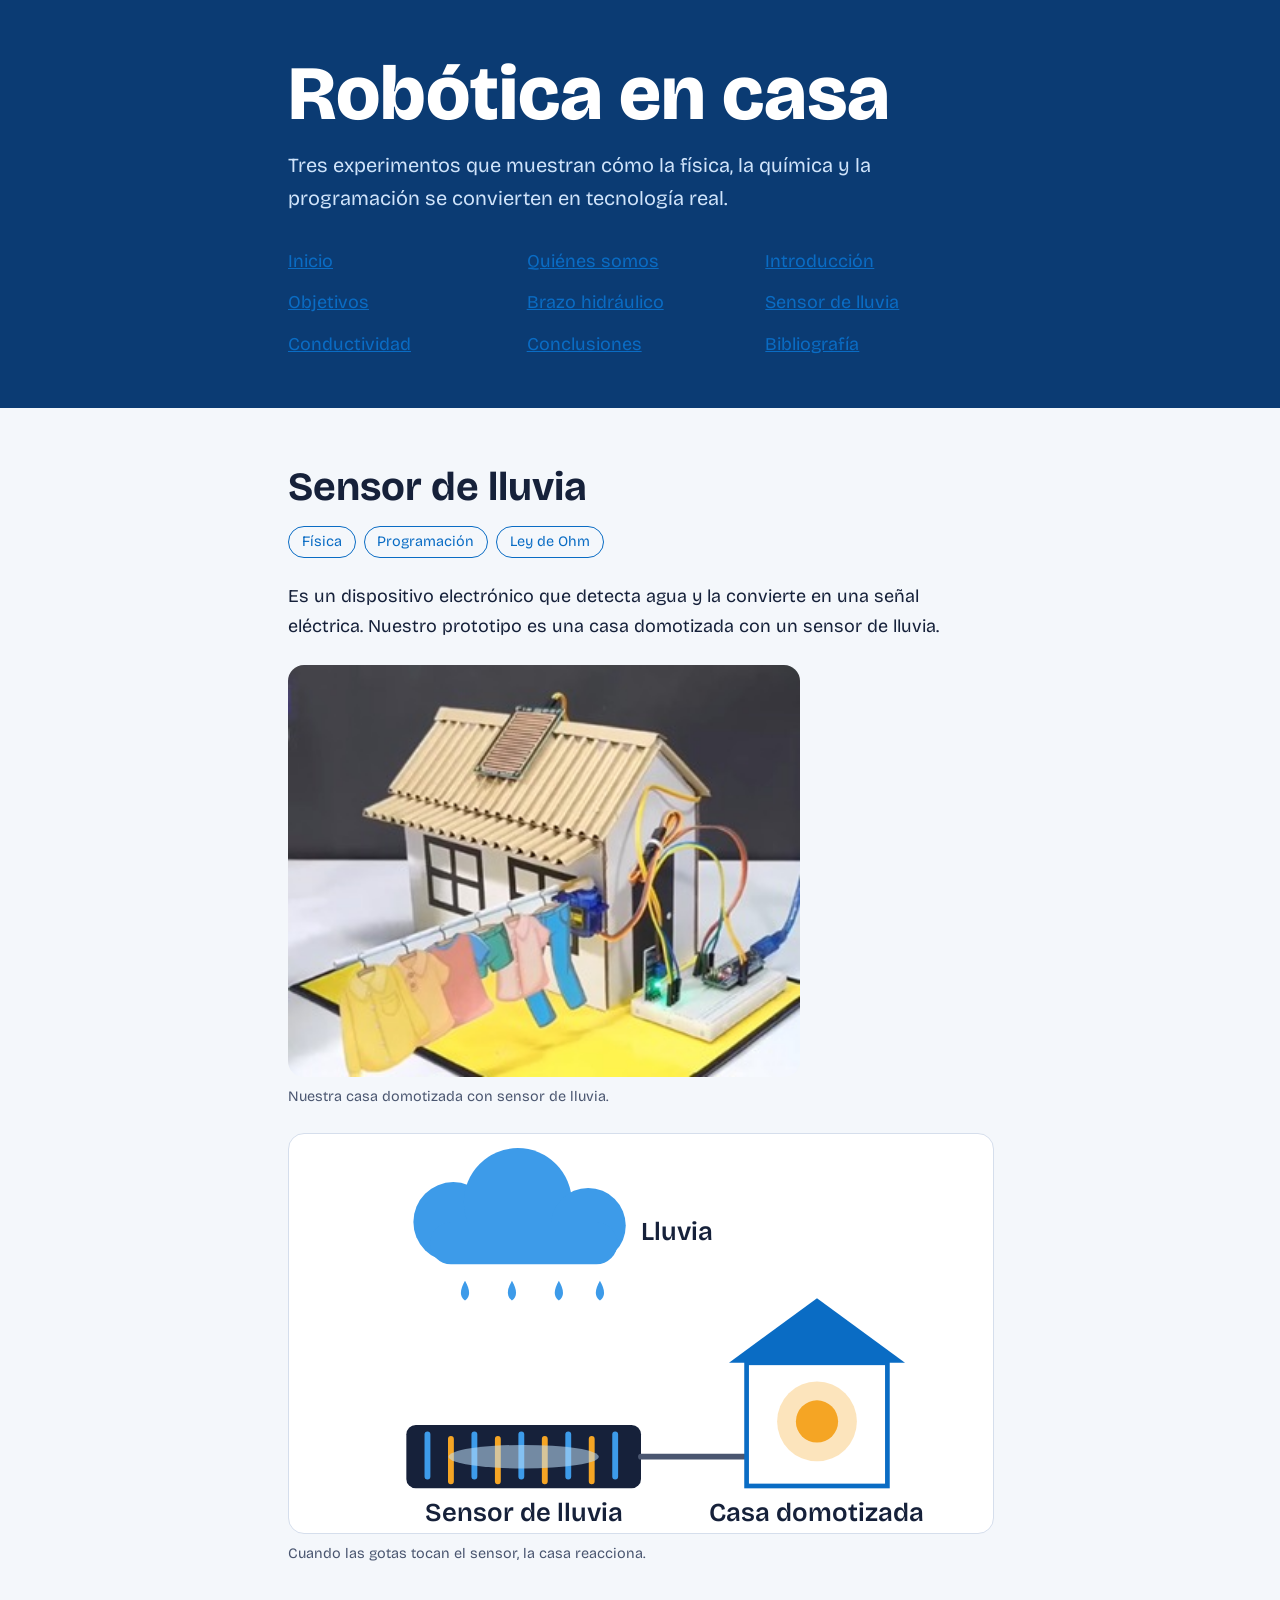
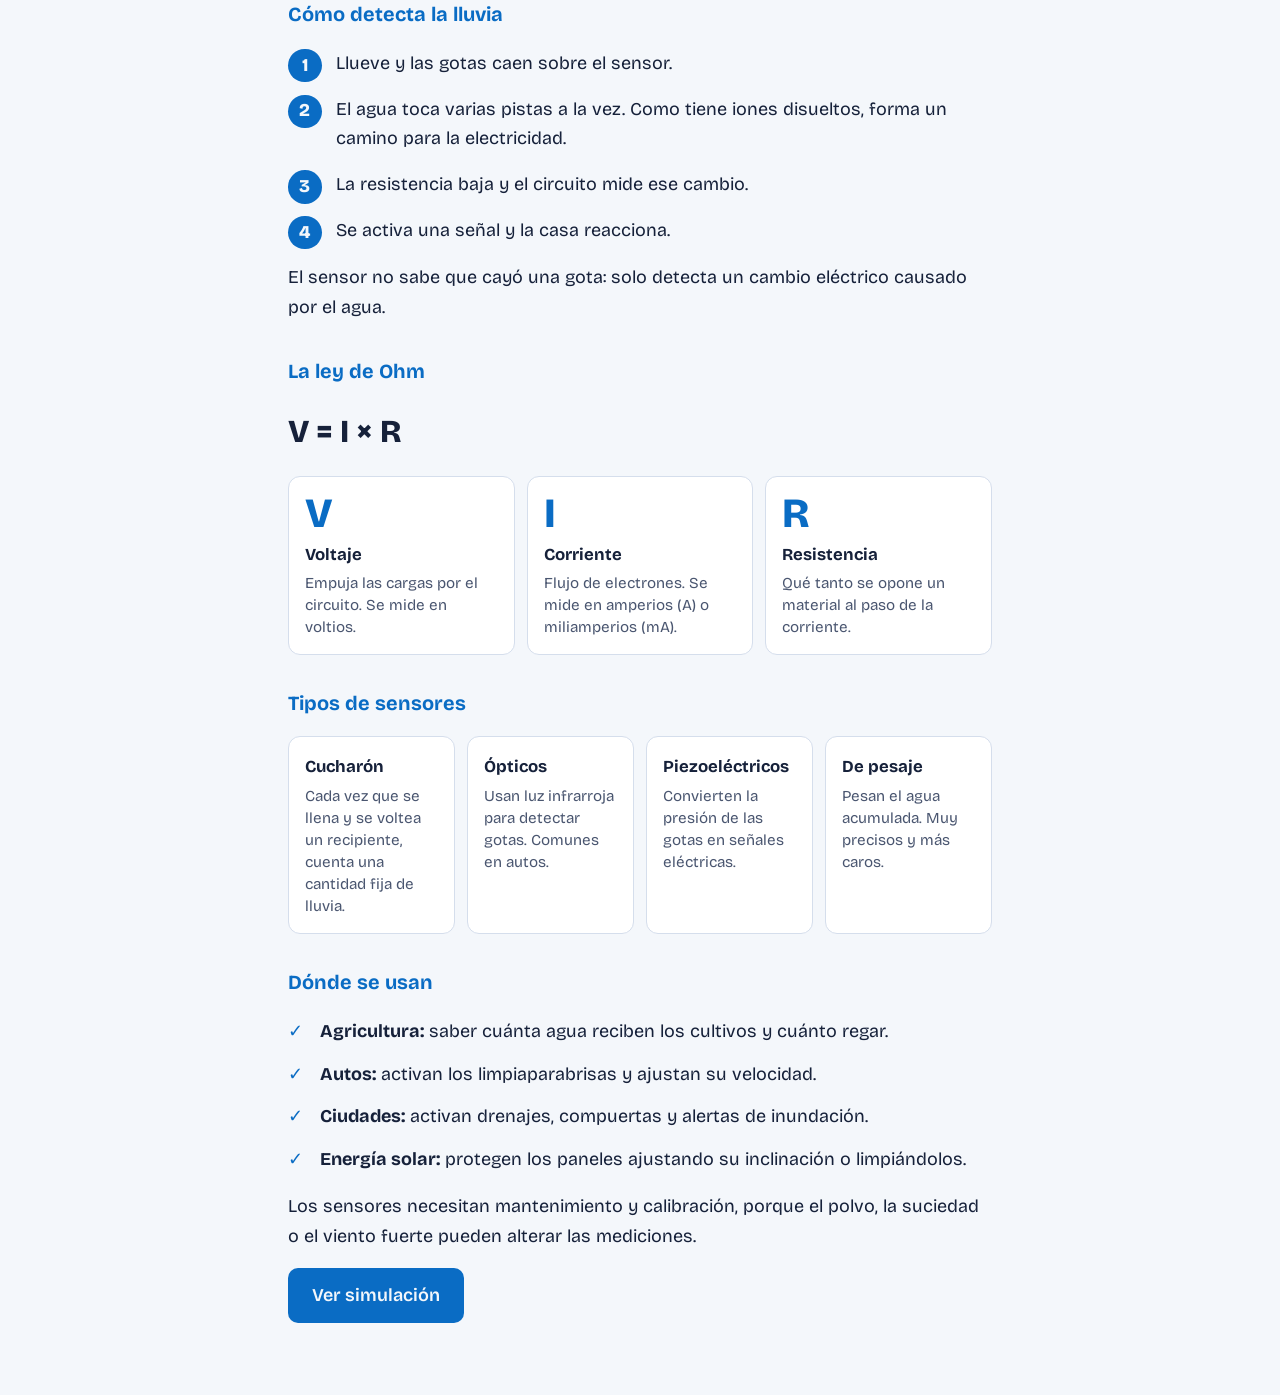
<file: sensor-lluvia.html>
<!DOCTYPE html>
<html lang="es">
<head>
  <meta charset="UTF-8">
  <meta name="viewport" content="width=device-width, initial-scale=1, viewport-fit=cover">
  <title>Sensor de lluvia | Robótica en casa</title>
  <link rel="stylesheet" href="https://fonts.googleapis.com/css2?family=Bricolage+Grotesque:wght@400;600;800&display=swap">
  <link rel="stylesheet" href="style.css">
</head>
<body>
  <header class="hero">
    <div class="contenedor">
      <h1>Robótica en casa</h1>
      <p>Tres experimentos que muestran cómo la física, la química y la programación se convierten en tecnología real.</p>
      <nav class="experimentos" aria-label="Navegación principal">
          <a href="index.html">Inicio</a>
          <a href="equipo.html">Quiénes somos</a>
          <a href="introduccion.html">Introducción</a>
          <a href="objetivos.html">Objetivos</a>
          <a href="brazo-hidraulico.html">Brazo hidráulico</a>
          <a class="activo" href="sensor-lluvia.html">Sensor de lluvia</a>
          <a href="conductividad.html">Conductividad</a>
          <a href="conclusiones.html">Conclusiones</a>
          <a href="bibliografia.html">Bibliografía</a>
      </nav>
    </div>
  </header>

  <main>
    <section id="lluvia">
      <div class="contenedor">
        <h2>Sensor de lluvia</h2>
        <ul class="chips"><li>Física</li><li>Programación</li><li>Ley de Ohm</li></ul>

        <p>Es un dispositivo electrónico que detecta agua y la convierte en una señal eléctrica. Nuestro prototipo es una casa domotizada con un sensor de lluvia.</p>

        <img class="foto" alt="Nuestra casa domotizada con sensor de lluvia en el techo y ropa colgada en el tendedero"
             src="[data-uri]">
        <p class="pie-dibujo">Nuestra casa domotizada con sensor de lluvia.</p>

        <!-- Dibujo: sensor de lluvia y casa -->
        <svg class="dibujo" viewBox="0 0 600 340" role="img" aria-label="Una nube deja caer gotas sobre una placa sensor con pistas metálicas, conectada por un cable a una casa con una luz encendida">
          <!-- nube -->
          <g class="fuerte">
            <circle cx="140" cy="75" r="34"/>
            <circle cx="195" cy="58" r="46"/>
            <circle cx="255" cy="78" r="32"/>
            <rect x="120" y="75" width="160" height="36" rx="18"/>
          </g>

          <!-- gotas (se animan con CSS) -->
          <path class="gota" d="M150 125 q7 12 0 17 q-7 -5 0 -17z"/>
          <path class="gota" style="animation-delay:0.4s" d="M190 125 q7 12 0 17 q-7 -5 0 -17z"/>
          <path class="gota" style="animation-delay:0.8s" d="M230 125 q7 12 0 17 q-7 -5 0 -17z"/>
          <path class="gota" style="animation-delay:1.2s" d="M265 125 q7 12 0 17 q-7 -5 0 -17z"/>

          <!-- placa del sensor con pistas -->
          <rect class="tinta" x="100" y="248" width="200" height="54" rx="8"/>
          <path class="trazo c-fuerte" stroke-width="5" d="M118 256 V292 M158 256 V292 M198 256 V292 M238 256 V292 M278 256 V292"/>
          <path class="trazo c-luz" stroke-width="5" d="M138 260 V296 M178 260 V296 M218 260 V296 M258 260 V296"/>
          <ellipse class="agua" style="opacity:0.55" cx="200" cy="275" rx="64" ry="10"/>

          <!-- cable -->
          <path class="trazo c-suave" stroke-width="5" d="M300 275 H390"/>

          <!-- casa -->
          <path class="acento" d="M375 195 L450 140 L525 195 Z"/>
          <rect class="caja borde" stroke-width="4" x="390" y="195" width="120" height="105"/>
          <circle class="luz" style="opacity:0.3" cx="450" cy="245" r="34"/>
          <circle class="luz" cx="450" cy="245" r="18"/>

          <!-- etiquetas -->
          <text class="etiqueta" x="300" y="90">Lluvia</text>
          <text class="etiqueta" x="200" y="330" text-anchor="middle">Sensor de lluvia</text>
          <text class="etiqueta" x="450" y="330" text-anchor="middle">Casa domotizada</text>
        </svg>
        <p class="pie-dibujo">Cuando las gotas tocan el sensor, la casa reacciona.</p>

        <h3>Cómo detecta la lluvia</h3>
        <ol class="pasos">
          <li>Llueve y las gotas caen sobre el sensor.</li>
          <li>El agua toca varias pistas a la vez. Como tiene iones disueltos, forma un camino para la electricidad.</li>
          <li>La resistencia baja y el circuito mide ese cambio.</li>
          <li>Se activa una señal y la casa reacciona.</li>
        </ol>
        <p>El sensor no sabe que cayó una gota: solo detecta un cambio eléctrico causado por el agua.</p>

        <h3>La ley de Ohm</h3>
        <p class="frase">V = I × R</p>
        <div class="tarjetas">
          <div class="tarjeta"><span class="letra">V</span><h4>Voltaje</h4><p>Empuja las cargas por el circuito. Se mide en voltios.</p></div>
          <div class="tarjeta"><span class="letra">I</span><h4>Corriente</h4><p>Flujo de electrones. Se mide en amperios (A) o miliamperios (mA).</p></div>
          <div class="tarjeta"><span class="letra">R</span><h4>Resistencia</h4><p>Qué tanto se opone un material al paso de la corriente.</p></div>
        </div>

        <h3>Tipos de sensores</h3>
        <div class="tarjetas">
          <div class="tarjeta"><h4>Cucharón</h4><p>Cada vez que se llena y se voltea un recipiente, cuenta una cantidad fija de lluvia.</p></div>
          <div class="tarjeta"><h4>Ópticos</h4><p>Usan luz infrarroja para detectar gotas. Comunes en autos.</p></div>
          <div class="tarjeta"><h4>Piezoeléctricos</h4><p>Convierten la presión de las gotas en señales eléctricas.</p></div>
          <div class="tarjeta"><h4>De pesaje</h4><p>Pesan el agua acumulada. Muy precisos y más caros.</p></div>
        </div>

        <h3>Dónde se usan</h3>
        <ul class="checks">
          <li><strong>Agricultura:</strong> saber cuánta agua reciben los cultivos y cuánto regar.</li>
          <li><strong>Autos:</strong> activan los limpiaparabrisas y ajustan su velocidad.</li>
          <li><strong>Ciudades:</strong> activan drenajes, compuertas y alertas de inundación.</li>
          <li><strong>Energía solar:</strong> protegen los paneles ajustando su inclinación o limpiándolos.</li>
        </ul>

        <p>Los sensores necesitan mantenimiento y calibración, porque el polvo, la suciedad o el viento fuerte pueden alterar las mediciones.</p>

        <p><a class="boton" href="https://vt.tiktok.com/ZSVT5GUSb/" target="_blank" rel="noopener">Ver simulación</a></p>
      </div>
    </section>
  </main>

  <script src="script.js"></script>
</body>
</html>
</file>
<file: style.css>
/* =========================================================
       1. COLORES
       Todos los colores viven aquí. Cambia un valor y cambia
       toda la página (incluyendo los dibujos).
       ========================================================= */
    :root {
      --fondo: #f4f7fb;
      --banda: #e8eff9;          /* fondo de las secciones alternas */
      --tarjeta: #ffffff;
      --linea: #d5deec;
      --texto: #16213a;
      --texto-suave: #4a5670;
      --acento: #0a6cc4;         /* azul principal */
      --agua: #bfe0fa;           /* azul claro (líquidos) */
      --agua-fuerte: #3d9be9;    /* azul medio */
      --luz: #f5a524;            /* amarillo (luz, LED) */
      --hero: #0b3b73;           /* azul oscuro de la portada */

      /* Espacio para las barras del teléfono */
      box-sizing: border-box;
      padding-top: env(safe-area-inset-top, 0px);
      padding-bottom: env(safe-area-inset-bottom, 0px);
    }
    html { scroll-padding-top: env(safe-area-inset-top, 0px); scroll-behavior: smooth; }

    /* Modo oscuro: se activa solo si el teléfono está en modo oscuro */
    @media (prefers-color-scheme: dark) {
      :root:not([data-theme="light"]) {
        --fondo: #0f1626;
        --banda: #141d33;
        --tarjeta: #18213a;
        --linea: #2a3654;
        --texto: #e8edf7;
        --texto-suave: #a5b1c9;
        --acento: #5eb0ff;
        --agua: #1f4a78;
        --agua-fuerte: #5eb0ff;
        --luz: #ffc04d;
        --hero: #0b2a52;
      }
    }
    :root[data-theme="dark"] {
      --fondo: #0f1626;
      --banda: #141d33;
      --tarjeta: #18213a;
      --linea: #2a3654;
      --texto: #e8edf7;
      --texto-suave: #a5b1c9;
      --acento: #5eb0ff;
      --agua: #1f4a78;
      --agua-fuerte: #5eb0ff;
      --luz: #ffc04d;
      --hero: #0b2a52;
    }

    /* =========================================================
       2. BASE
       ========================================================= */
    body {
      margin: 0;
      background: var(--fondo);
      color: var(--texto);
      font-family: "Bricolage Grotesque", system-ui, sans-serif;
      font-size: 18px;
      line-height: 1.65;
    }

    .contenedor { max-width: 44rem; margin: 0 auto; padding: 0 1.25rem; }

    h1 { font-size: clamp(2.8rem, 11vw, 4.8rem); line-height: 1; font-weight: 800; margin: 0 0 1rem; }
    h2 { font-size: clamp(1.9rem, 6vw, 2.5rem); line-height: 1.15; margin: 0 0 1rem; }
    h3 { font-size: 1.25rem; margin: 2rem 0 0.5rem; color: var(--acento); }
    p  { margin: 0 0 1rem; }
    a  { color: var(--acento); }

    section { padding: 3.5rem 0; }
    .banda  { background: var(--banda); }

    /* =========================================================
       3. PORTADA
       ========================================================= */
    .hero { background: var(--hero); color: #ffffff; padding: 3.5rem 0 3rem; }
    .hero p { color: #cfe3fa; font-size: 1.25rem; }

    .experimentos { display: grid; gap: 0.75rem; margin-top: 2rem; }

    .ir {
      display: flex;
      align-items: center;
      gap: 1rem;
      padding: 1rem 1.25rem;
      border: 2px solid rgba(255, 255, 255, 0.35);
      border-radius: 16px;
      color: #ffffff;
      text-decoration: none;
    }
    .ir:hover, .ir:focus-visible { border-color: #ffffff; background: rgba(255, 255, 255, 0.1); }
    .ir strong { display: block; font-size: 1.2rem; line-height: 1.25; }
    .ir span   { color: #cfe3fa; font-size: 0.95rem; }

    /* Iconos pequeños de la portada (dibujados con líneas blancas) */
    .icono {
      width: 56px; height: 56px; flex-shrink: 0;
      fill: none; stroke: #ffffff; stroke-width: 3.5;
      stroke-linecap: round; stroke-linejoin: round;
    }

    /* En pantallas grandes, las 3 tarjetas van en fila */
    @media (min-width: 40rem) {
      .experimentos { grid-template-columns: repeat(3, 1fr); }
      .ir { flex-direction: column; align-items: flex-start; }
    }

    /* =========================================================
       4. FICHA DEL EQUIPO
       ========================================================= */
    .ficha {
      background: var(--tarjeta);
      border: 1px solid var(--linea);
      border-radius: 16px;
      padding: 1.25rem 1.5rem;
      margin-bottom: 2rem;
    }
    .ficha p { margin: 0.25rem 0; }
    .ficha strong { color: var(--acento); }

    .equipo { list-style: none; padding: 0; margin: 0; display: grid; gap: 1rem; grid-template-columns: repeat(auto-fit, minmax(9.5rem, 1fr)); }
    .equipo li { text-align: center; font-size: 0.95rem; line-height: 1.3; margin: 0; }
    .avatar {
      display: grid; place-items: center;
      width: 4rem; height: 4rem; margin: 0 auto 0.5rem;
      border-radius: 50%;
      background: var(--acento); color: var(--fondo);
      font-size: 1.3rem; font-weight: 800;
    }

    /* =========================================================
       5. PIEZAS REUTILIZABLES
       ========================================================= */

    /* Frase grande */
    .frase { font-size: clamp(1.5rem, 5vw, 2rem); line-height: 1.25; font-weight: 800; margin: 1.5rem 0; }

    /* Cuadro destacado */
    .destacado {
      background: var(--tarjeta);
      border-left: 6px solid var(--acento);
      border-radius: 8px;
      padding: 1rem 1.25rem;
      margin: 1rem 0;
    }
    .destacado p { margin: 0; }

    /* Lista con palomitas */
    .checks { list-style: none; padding: 0; }
    .checks li { position: relative; padding-left: 2rem; margin-bottom: 0.8rem; }
    .checks li::before { content: "✓"; position: absolute; left: 0; color: var(--acento); font-weight: 800; }

    /* Pasos numerados */
    .pasos { list-style: none; padding: 0; counter-reset: paso; }
    .pasos li { counter-increment: paso; position: relative; padding-left: 3rem; margin-bottom: 1rem; }
    .pasos li::before {
      content: counter(paso);
      position: absolute; left: 0; top: 0;
      width: 2.1rem; height: 2.1rem;
      display: grid; place-items: center;
      border-radius: 50%;
      background: var(--acento); color: var(--fondo);
      font-weight: 800;
    }

    /* Tarjetas en cuadrícula */
    .tarjetas { display: grid; gap: 0.75rem; grid-template-columns: repeat(auto-fit, minmax(9.5rem, 1fr)); margin: 1rem 0; }
    .tarjeta { background: var(--tarjeta); border: 1px solid var(--linea); border-radius: 12px; padding: 1rem; }
    .tarjeta h4 { margin: 0 0 0.25rem; font-size: 1.05rem; }
    .tarjeta p  { margin: 0; font-size: 0.95rem; line-height: 1.45; color: var(--texto-suave); }
    .letra { display: block; font-size: 2.6rem; font-weight: 800; line-height: 1; color: var(--acento); margin-bottom: 0.4rem; }

    /* Etiquetas pequeñas (materia) */
    .chips { display: flex; flex-wrap: wrap; gap: 0.5rem; margin: 0 0 1.5rem; padding: 0; list-style: none; }
    .chips li { margin: 0; padding: 0.2rem 0.8rem; border: 1px solid var(--acento); border-radius: 999px; color: var(--acento); font-size: 0.9rem; }

    /* Botón de video */
    .boton {
      display: inline-block;
      padding: 0.8rem 1.5rem;
      background: var(--acento); color: var(--fondo);
      border-radius: 10px;
      font-weight: 600;
      text-decoration: none;
    }
    .boton:hover, .boton:focus-visible { opacity: 0.85; }

    /* =========================================================
       6. DIBUJOS (SVG)
       Cada dibujo usa estas clases de color. Así los dibujos
       cambian solos entre modo claro y oscuro.
       ========================================================= */
    .dibujo {
      display: block; width: 100%; height: auto;
      background: var(--tarjeta);
      border: 1px solid var(--linea);
      border-radius: 16px;
      margin: 1.5rem 0 0.5rem;
    }
    .pie-dibujo { font-size: 0.9rem; color: var(--texto-suave); margin-bottom: 1.5rem; }

    /* Rellenos */
    .agua        { fill: var(--agua); }
    .fuerte      { fill: var(--agua-fuerte); }
    .acento      { fill: var(--acento); }
    .luz         { fill: var(--luz); }
    .tinta       { fill: var(--texto); }
    .suave       { fill: var(--texto-suave); }
    .caja        { fill: var(--tarjeta); }
    .sobre-tinta { fill: var(--fondo); }

    /* Contornos de figuras cerradas */
    .borde { stroke: var(--acento); }

    /* Líneas (cables, mangueras, brazos) */
    .trazo { fill: none; stroke-linecap: round; stroke-linejoin: round; }
    .c-acento { stroke: var(--acento); }
    .c-fuerte { stroke: var(--agua-fuerte); }
    .c-luz    { stroke: var(--luz); }
    .c-tinta  { stroke: var(--texto); }
    .c-suave  { stroke: var(--texto-suave); }

    /* Texto dentro de los dibujos */
    .etiqueta { font-family: inherit; font-size: 22px; font-weight: 600; fill: var(--texto); }
    .etiqueta.sobre-tinta { fill: var(--fondo); }
    .signo    { font-family: inherit; font-size: 20px; font-weight: 800; fill: #0f1626; text-anchor: middle; }

    /* Gotas de lluvia: la ÚNICA animación de la página */
    .gota { animation: caer 1.6s linear infinite; fill: var(--agua-fuerte); }
    @keyframes caer {
      0%   { transform: translateY(0);     opacity: 0; }
      15%  { opacity: 1; }
      85%  { opacity: 1; }
      100% { transform: translateY(105px); opacity: 0; }
    }
    @media (prefers-reduced-motion: reduce) { .gota { animation: none; opacity: 1; } }
    .equipo img.avatar-img {
  width: 80px;      /* Ajusta el ancho según prefieras */
  height: 80px;     /* Ajusta la altura según prefieras */
  object-fit: cover;/* Evita que la foto se deforme */
  border-radius: 50%;/* Mantiene la forma circular */
  display: block;
  margin: 0 auto 10px auto; /* Centra la imagen y la separa del nombre */
}

    /* =========================================================
       7. FOTOS REALES (opcional)
       Las fotos van dentro de la página como texto (base64), por eso
       las líneas <img> son tan largas. Para cambiar una, reemplaza
       todo el valor de src por el nombre de tu archivo, por ejemplo
       src="foto-brazo.jpg", y deja la foto junto a este archivo.
       ========================================================= */
    .foto { display: block; width: 100%; max-width: 32rem; height: auto; border-radius: 16px; margin: 1.5rem 0 0.5rem; }

    /* Bibliografía y pie */
    .biblio { font-size: 0.95rem; color: var(--texto-suave); word-break: break-word; }
    footer { padding: 2rem 0 3rem; color: var(--texto-suave); font-size: 0.9rem; }
</file>
